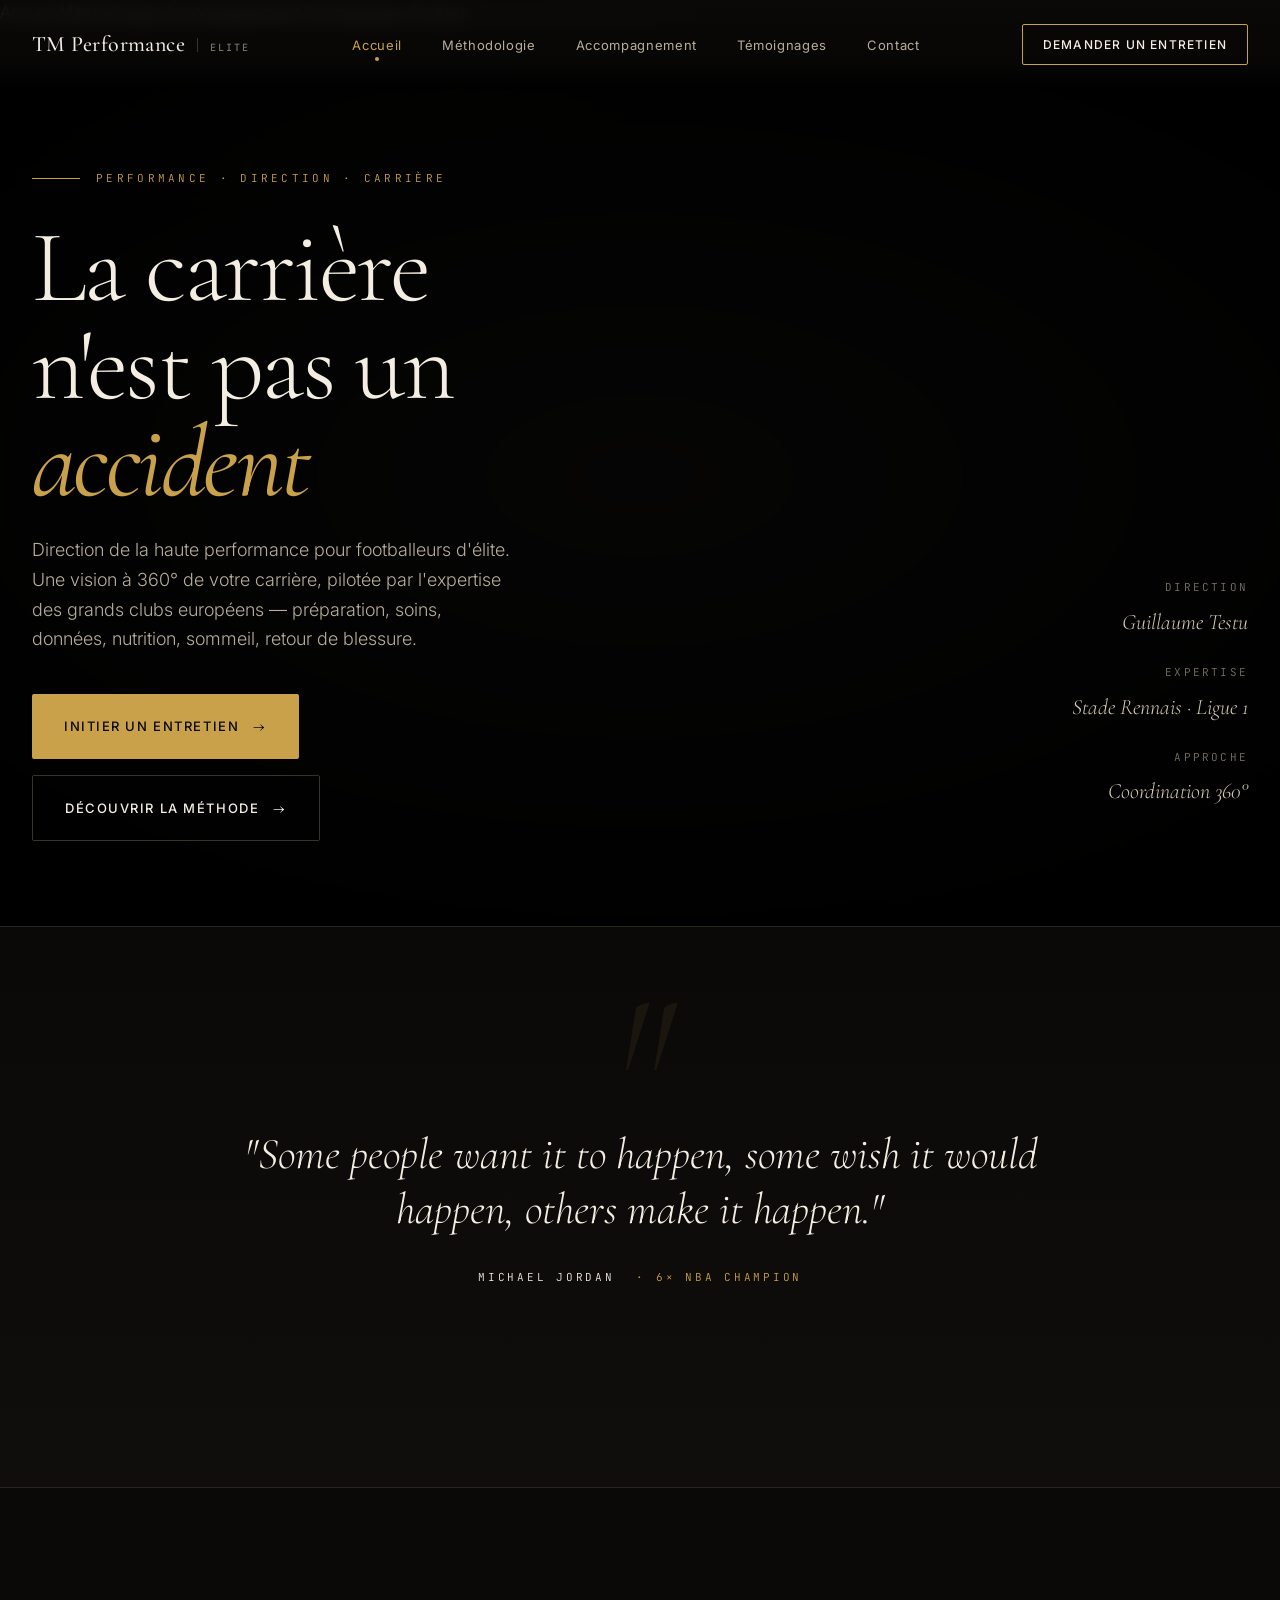
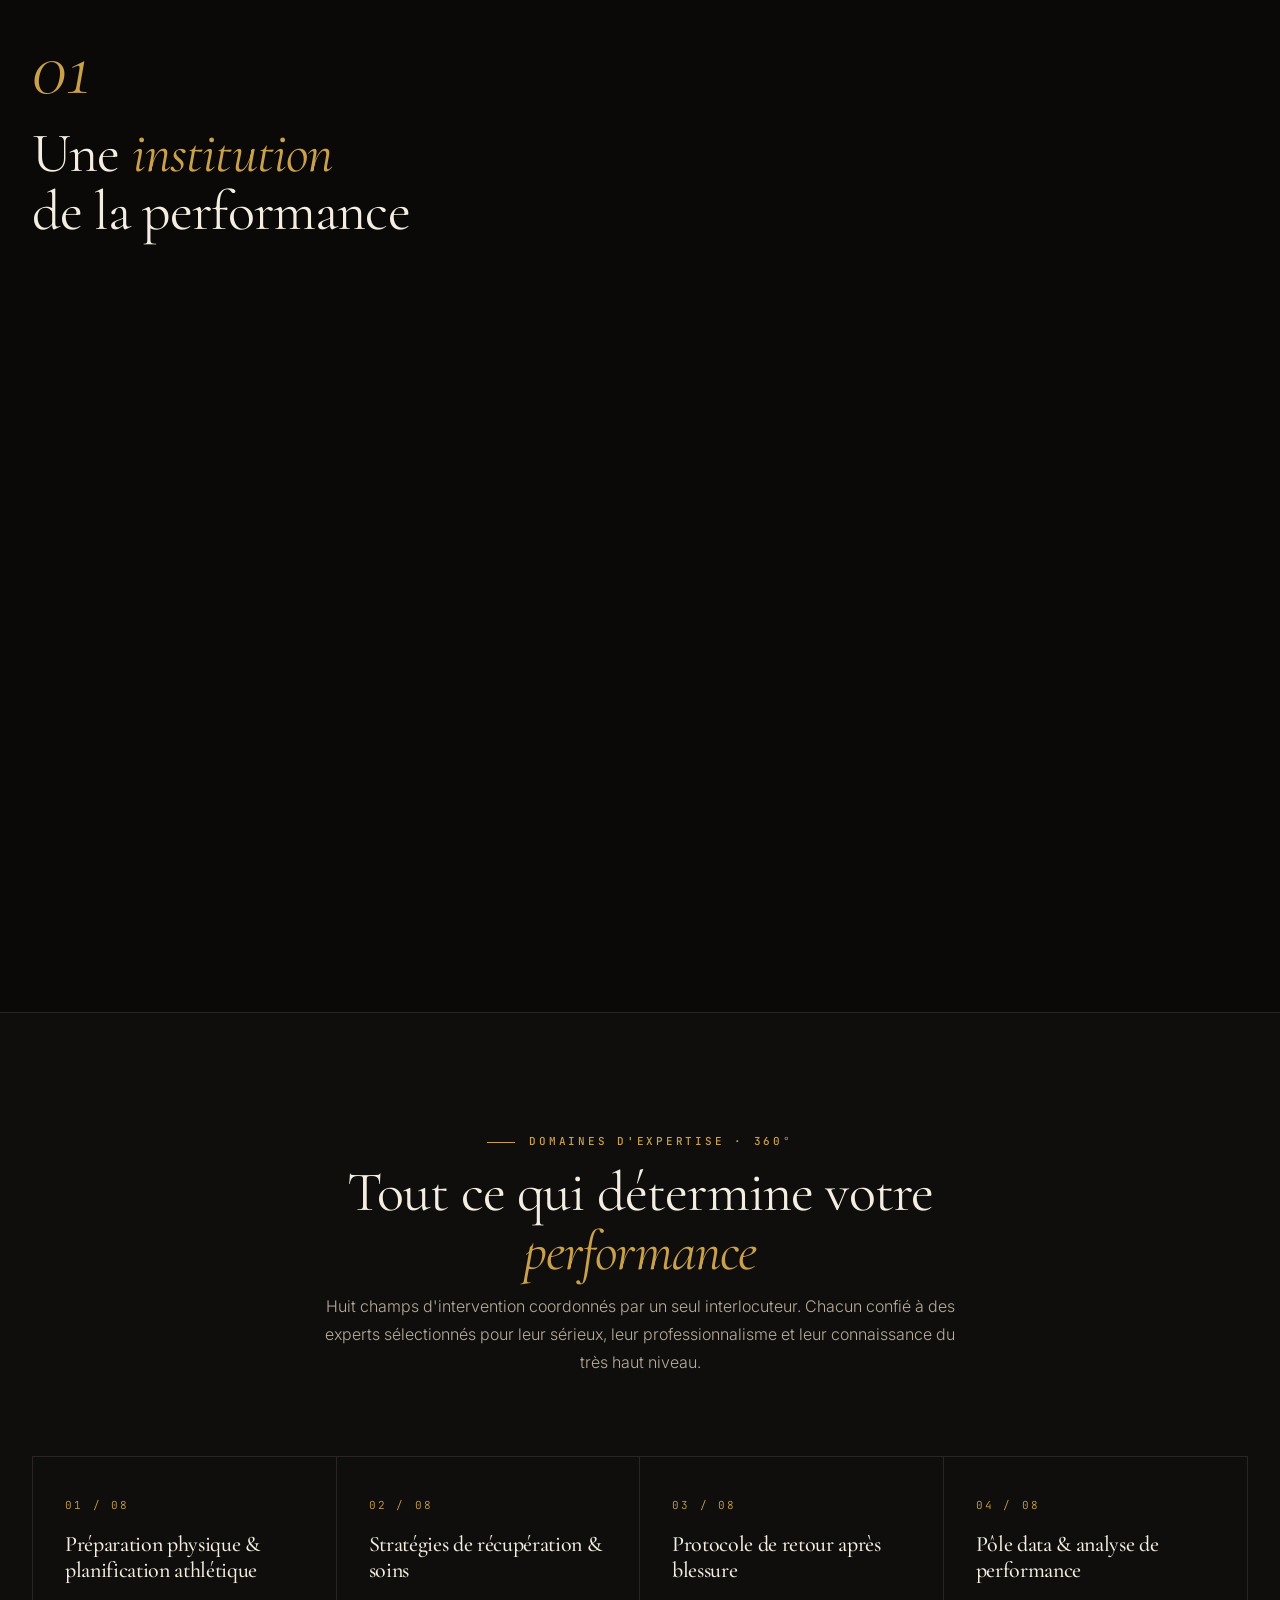
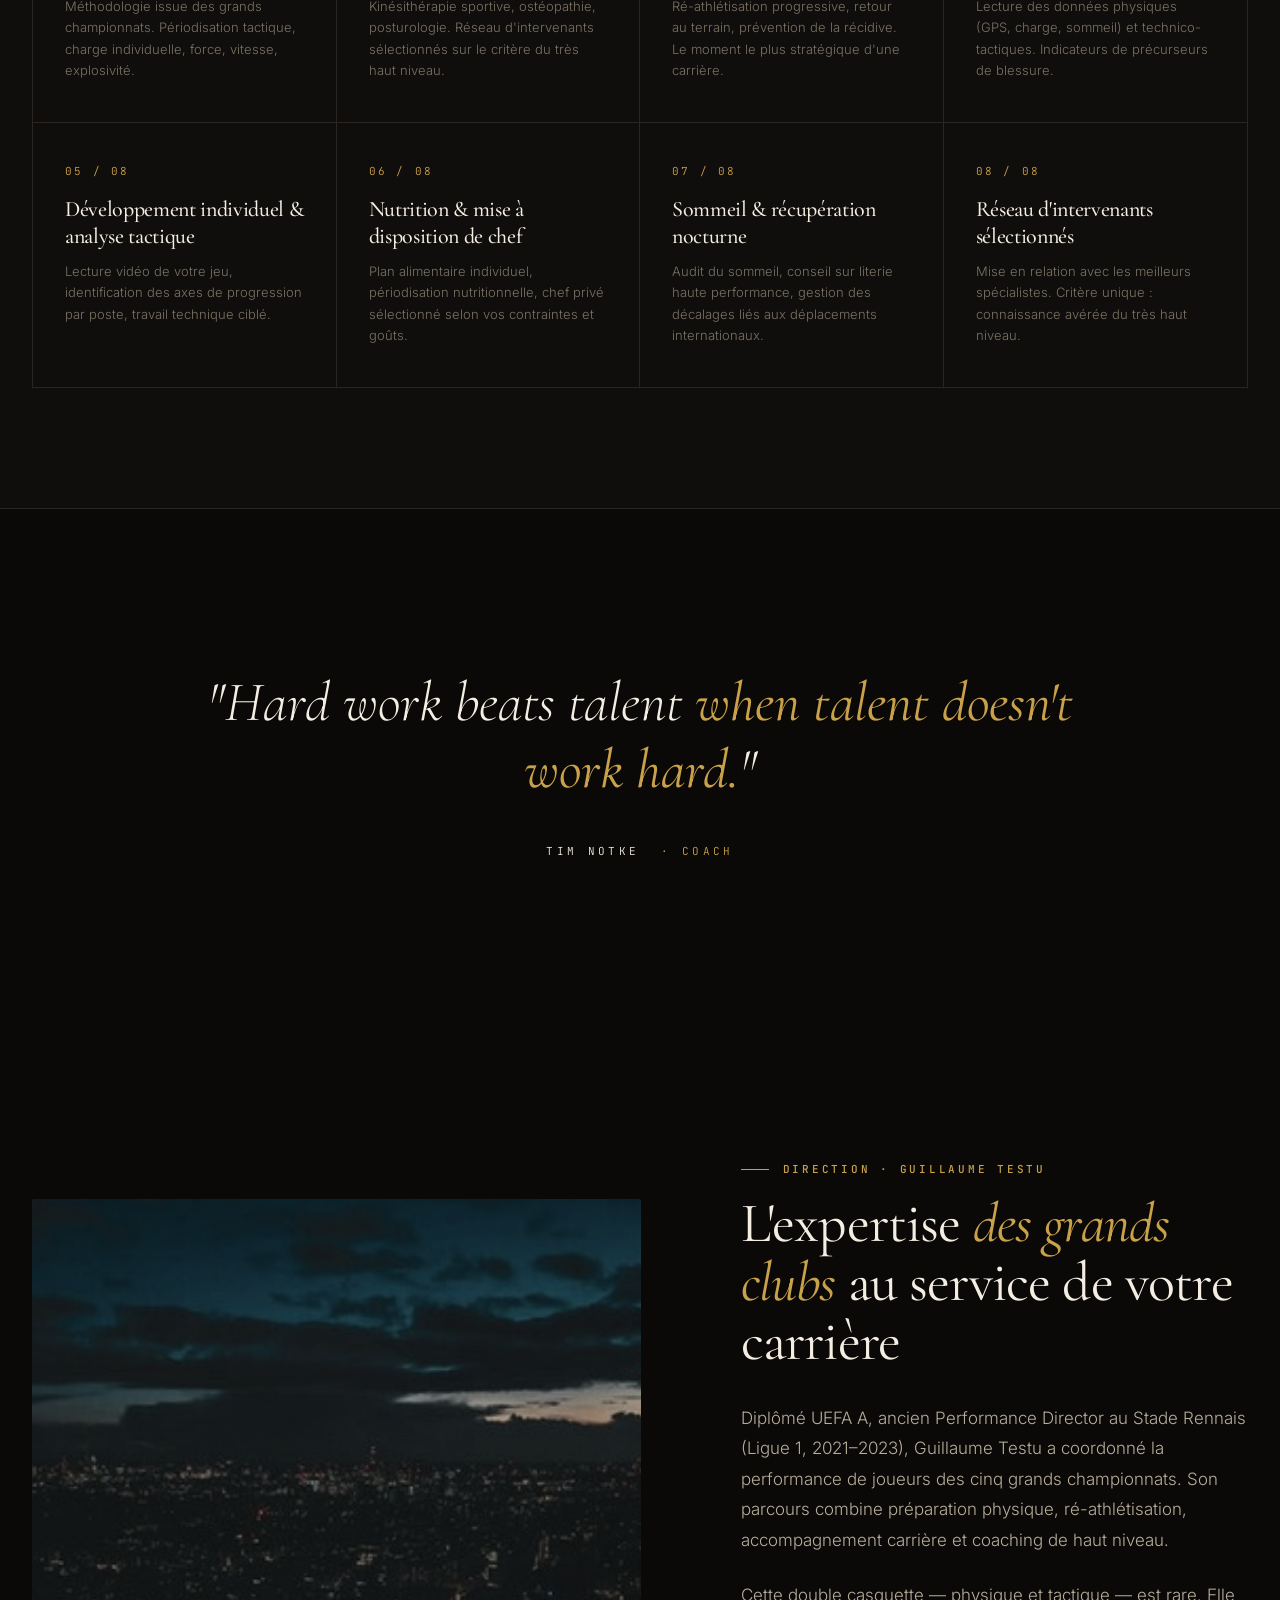
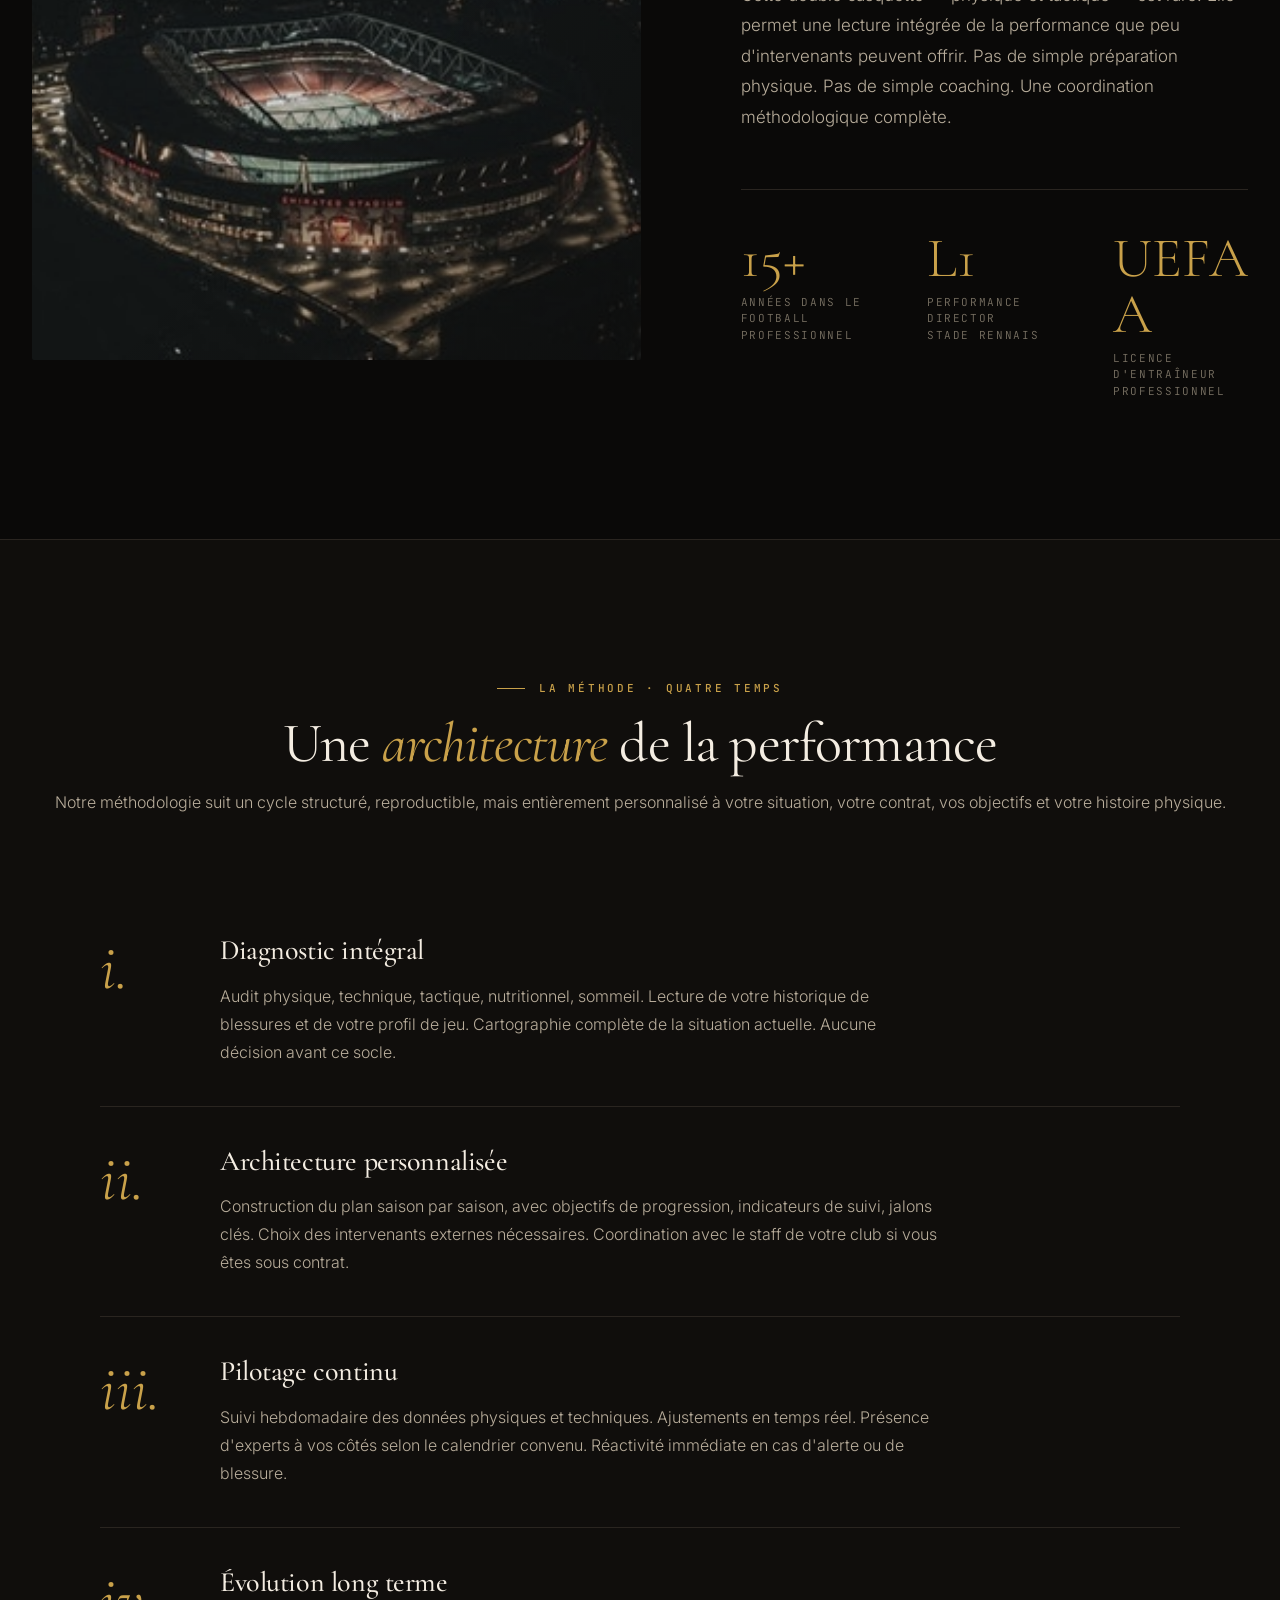
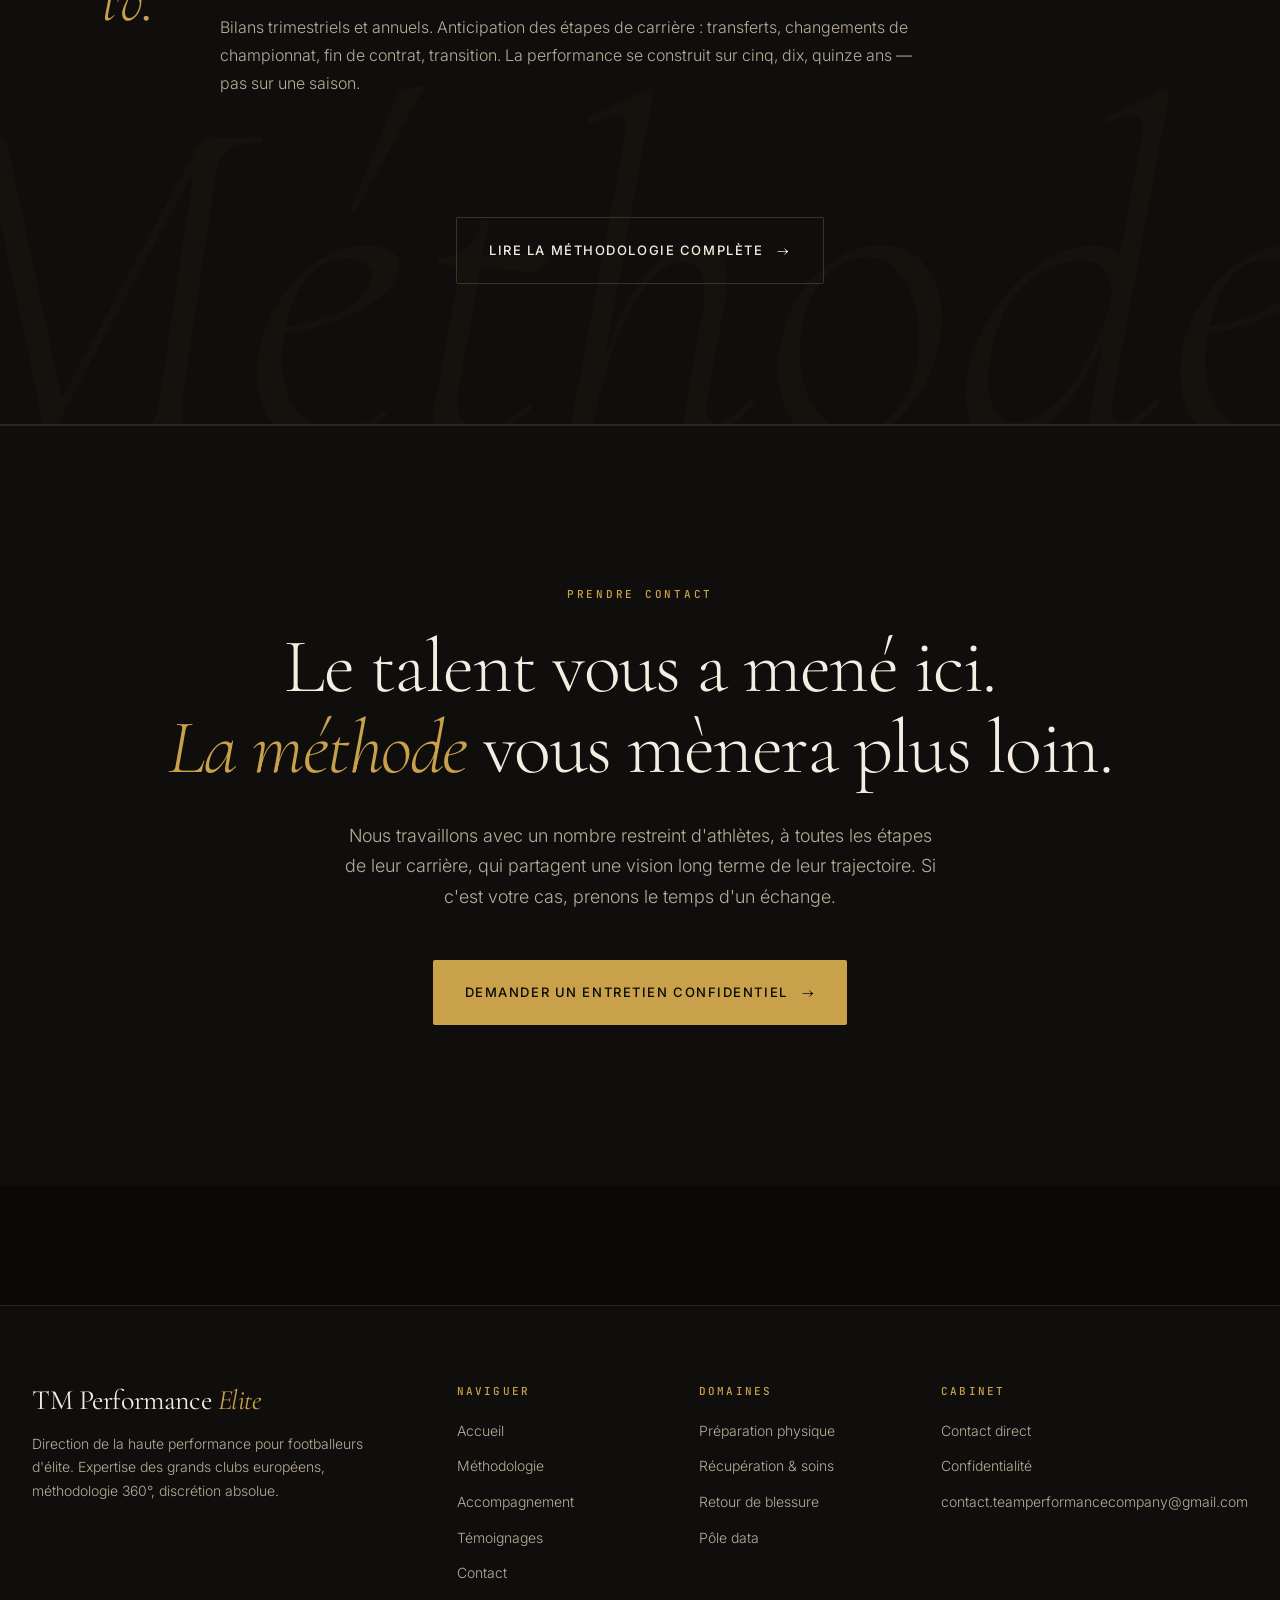
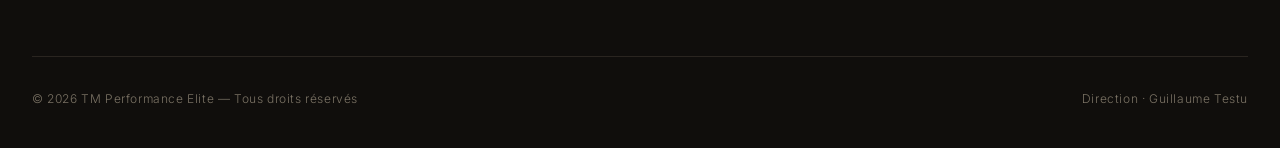
<file: index.html>
<!DOCTYPE html>
<html lang="fr">
<head>
<meta charset="UTF-8">
<meta name="viewport" content="width=device-width, initial-scale=1.0">
<title>TM Performance Elite — Direction de la performance pour footballeurs d'élite</title>
<meta name="description" content="Coordination de haute performance pour footballeurs professionnels. Méthodologie issue des grands clubs européens. Une vision 360° de votre carrière.">
<link rel="stylesheet" href="assets/style.css">
<style>
  /* ============ HERO ============ */
  .hero {
    min-height: 100vh;
    position: relative;
    display: flex;
    align-items: center;
    padding: 140px 0 80px;
    overflow: hidden;
  }

  .hero-bg {
    position: absolute;
    inset: 0;
    z-index: 0;
    overflow: hidden;
  }

  .hero-bg::before {
    content: '';
    position: absolute;
    inset: 0;
    background:
      radial-gradient(ellipse 80% 60% at 50% 50%, rgba(10, 9, 8, 0.4), var(--black) 90%),
      url('https://images.unsplash.com/photo-1551958219-acbc608c6377?w=2400&q=80') center/cover;
    filter: grayscale(100%) contrast(1.1) brightness(0.4);
  }

  .hero-content {
    position: relative;
    z-index: 2;
    max-width: 1280px;
    margin: 0 auto;
    padding: 0 var(--gutter);
    width: 100%;
  }

  .hero-grid {
    display: grid;
    grid-template-columns: 1fr 1fr;
    gap: 80px;
    align-items: end;
  }

  .hero-marker {
    font-family: var(--mono);
    font-size: 11px;
    letter-spacing: 0.3em;
    text-transform: uppercase;
    color: var(--gold);
    margin-bottom: 32px;
    display: flex;
    align-items: center;
    gap: 16px;
  }

  .hero-marker::before {
    content: '';
    width: 48px;
    height: 1px;
    background: var(--gold);
    transform-origin: left;
    animation: line-extend 1.4s 0.2s cubic-bezier(0.4, 0, 0.2, 1) forwards;
    transform: scaleX(0);
  }

  .hero-title {
    font-family: var(--serif);
    font-size: clamp(56px, 8vw, 120px);
    font-weight: 300;
    line-height: 0.95;
    letter-spacing: -0.025em;
    color: var(--text-1);
    margin-bottom: 24px;
  }

  .hero-title .accent {
    font-style: italic;
    color: var(--gold);
    font-weight: 400;
    display: block;
  }

  .hero-subtitle {
    font-family: var(--sans);
    font-size: 18px;
    line-height: 1.65;
    color: var(--text-2);
    max-width: 480px;
    margin-bottom: 40px;
    font-weight: 300;
  }

  .hero-cta {
    display: flex;
    gap: 16px;
    flex-wrap: wrap;
  }

  .hero-meta {
    text-align: right;
    align-self: end;
    padding-bottom: 8px;
  }

  .hero-meta-line {
    font-family: var(--mono);
    font-size: 11px;
    letter-spacing: 0.2em;
    text-transform: uppercase;
    color: var(--text-3);
    margin-bottom: 8px;
  }

  .hero-meta-value {
    font-family: var(--serif);
    font-style: italic;
    font-size: 22px;
    color: var(--bone);
    margin-bottom: 24px;
  }

  @media (max-width: 900px) {
    .hero-grid { grid-template-columns: 1fr; gap: 40px; }
    .hero-meta { text-align: left; }
  }

  /* ============ QUOTE ROTATOR ============ */
  .quote-section {
    padding: 140px 0;
    border-top: 1px solid var(--line);
    border-bottom: 1px solid var(--line);
    background: linear-gradient(180deg, var(--black) 0%, var(--black-2) 100%);
    position: relative;
  }

  .quote-section::before {
    content: '"';
    position: absolute;
    top: 40px;
    left: 50%;
    transform: translateX(-50%);
    font-family: var(--serif);
    font-size: 200px;
    color: var(--gold);
    opacity: 0.08;
    font-style: italic;
    line-height: 1;
  }

  .quote-rotator {
    max-width: 900px;
    margin: 0 auto;
    text-align: center;
    padding: 0 var(--gutter);
    min-height: 280px;
    position: relative;
  }

  .quote-item {
    position: absolute;
    inset: 0;
    opacity: 0;
    transition: opacity 1.5s ease;
    display: flex;
    flex-direction: column;
    justify-content: center;
    align-items: center;
  }

  .quote-item.active { opacity: 1; }

  .quote-text {
    font-family: var(--serif);
    font-size: clamp(28px, 3.5vw, 44px);
    font-weight: 300;
    line-height: 1.25;
    color: var(--text-1);
    margin-bottom: 32px;
    font-style: italic;
    max-width: 800px;
  }

  .quote-author {
    font-family: var(--mono);
    font-size: 11px;
    letter-spacing: 0.25em;
    text-transform: uppercase;
    color: var(--gold);
  }

  .quote-author .name {
    color: var(--text-1);
    margin-right: 12px;
  }

  /* ============ MISSION ============ */
  .mission {
    padding: 140px 0;
  }

  .mission-grid {
    display: grid;
    grid-template-columns: 5fr 7fr;
    gap: 100px;
    align-items: start;
  }

  .mission-label-block {
    position: sticky;
    top: 120px;
  }

  .mission-num {
    font-family: var(--serif);
    font-size: 80px;
    font-weight: 300;
    color: var(--gold);
    font-style: italic;
    line-height: 1;
    margin-bottom: 16px;
  }

  .mission-title {
    font-family: var(--serif);
    font-size: clamp(36px, 4.5vw, 56px);
    font-weight: 400;
    line-height: 1.05;
    letter-spacing: -0.015em;
    margin-bottom: 24px;
  }

  .mission-title .it {
    font-style: italic;
    color: var(--gold);
  }

  .mission-content p {
    font-size: 17px;
    line-height: 1.8;
    color: var(--text-2);
    margin-bottom: 28px;
  }

  .mission-content p:first-child::first-letter {
    font-family: var(--serif);
    font-size: 80px;
    float: left;
    line-height: 0.85;
    padding-right: 12px;
    padding-top: 6px;
    color: var(--gold);
    font-weight: 400;
  }

  .mission-pillars {
    margin-top: 48px;
    border-top: 1px solid var(--line);
    padding-top: 32px;
  }

  .mission-pillar {
    display: flex;
    gap: 24px;
    padding: 20px 0;
    border-bottom: 1px dashed var(--line);
    align-items: baseline;
  }

  .mission-pillar:last-child { border-bottom: none; }

  .pillar-num {
    font-family: var(--mono);
    font-size: 12px;
    color: var(--gold);
    letter-spacing: 0.15em;
    min-width: 30px;
  }

  .pillar-text {
    font-family: var(--serif);
    font-size: 21px;
    color: var(--text-1);
    line-height: 1.4;
    font-weight: 400;
  }

  @media (max-width: 900px) {
    .mission-grid { grid-template-columns: 1fr; gap: 40px; }
    .mission-label-block { position: static; }
  }

  /* ============ EXPERTISE STRIP ============ */
  .expertise {
    padding: 120px 0;
    background: var(--black-2);
    border-top: 1px solid var(--line);
    border-bottom: 1px solid var(--line);
  }

  .expertise-header {
    text-align: center;
    margin-bottom: 80px;
  }

  .expertise-header h2 {
    margin: 12px 0;
    max-width: 800px;
    margin-left: auto;
    margin-right: auto;
  }

  .expertise-header p {
    max-width: 640px;
    margin: 0 auto;
  }

  .expertise-grid {
    display: grid;
    grid-template-columns: repeat(4, 1fr);
    gap: 0;
    border: 1px solid var(--line);
  }

  .expertise-item {
    padding: 40px 32px;
    border-right: 1px solid var(--line);
    border-bottom: 1px solid var(--line);
    transition: background 0.4s ease;
    position: relative;
    overflow: hidden;
  }

  .expertise-item::before {
    content: '';
    position: absolute;
    inset: 0;
    background: linear-gradient(135deg, rgba(201, 161, 74, 0.03), transparent);
    opacity: 0;
    transition: opacity 0.4s;
  }

  .expertise-item:hover { background: rgba(201, 161, 74, 0.04); }
  .expertise-item:hover::before { opacity: 1; }

  .expertise-item:nth-child(4n) { border-right: none; }
  .expertise-item:nth-last-child(-n+4) { border-bottom: none; }

  .expertise-num {
    font-family: var(--mono);
    font-size: 11px;
    color: var(--gold);
    letter-spacing: 0.2em;
    margin-bottom: 16px;
    display: block;
  }

  .expertise-title {
    font-family: var(--serif);
    font-size: 22px;
    font-weight: 500;
    line-height: 1.2;
    color: var(--text-1);
    margin-bottom: 12px;
  }

  .expertise-desc {
    font-size: 13px;
    line-height: 1.65;
    color: var(--text-3);
  }

  @media (max-width: 900px) {
    .expertise-grid { grid-template-columns: repeat(2, 1fr); }
    .expertise-item:nth-child(4n) { border-right: 1px solid var(--line); }
    .expertise-item:nth-child(2n) { border-right: none; }
    .expertise-item:nth-last-child(-n+4) { border-bottom: 1px solid var(--line); }
    .expertise-item:nth-last-child(-n+2) { border-bottom: none; }
  }

  @media (max-width: 600px) {
    .expertise-grid { grid-template-columns: 1fr; }
    .expertise-item { border-right: none !important; }
    .expertise-item:not(:last-child) { border-bottom: 1px solid var(--line); }
  }

  /* ============ CREDENTIALS ============ */
  .credentials {
    padding: 140px 0;
  }

  .credentials-grid {
    display: grid;
    grid-template-columns: 6fr 5fr;
    gap: 100px;
    align-items: center;
  }

  .credentials-image {
    position: relative;
    aspect-ratio: 4/5;
    overflow: hidden;
    border-radius: var(--radius);
  }

  .credentials-image img {
    width: 100%;
    height: 100%;
    object-fit: cover;
    filter: grayscale(50%) contrast(1.05);
  }

  .credentials-image::after {
    content: '';
    position: absolute;
    inset: 0;
    background: linear-gradient(135deg, transparent 60%, rgba(10, 9, 8, 0.5));
  }

  .credentials-image-frame {
    position: absolute;
    inset: -16px;
    border: 1px solid var(--gold);
    z-index: -1;
    transform: translate(20px, 20px);
  }

  .credentials-content h2 {
    margin: 16px 0 32px;
  }

  .credentials-content p {
    margin-bottom: 24px;
    font-size: 17px;
    line-height: 1.8;
  }

  .credentials-stat {
    display: flex;
    gap: 60px;
    margin-top: 56px;
    padding-top: 40px;
    border-top: 1px solid var(--line);
  }

  .stat-item {
    flex: 1;
  }

  .stat-num {
    font-family: var(--serif);
    font-size: 56px;
    font-weight: 300;
    color: var(--gold);
    line-height: 1;
    margin-bottom: 8px;
  }

  .stat-label {
    font-family: var(--mono);
    font-size: 11px;
    text-transform: uppercase;
    letter-spacing: 0.15em;
    color: var(--text-3);
    line-height: 1.5;
  }

  @media (max-width: 900px) {
    .credentials-grid { grid-template-columns: 1fr; gap: 60px; }
    .credentials-stat { gap: 30px; }
    .stat-num { font-size: 42px; }
  }

  /* ============ APPROACH PREVIEW ============ */
  .approach {
    padding: 140px 0;
    background: var(--black-2);
    border-top: 1px solid var(--line);
    border-bottom: 1px solid var(--line);
    position: relative;
    overflow: hidden;
  }

  .approach-watermark {
    position: absolute;
    bottom: -100px;
    right: -50px;
    font-family: var(--serif);
    font-size: 480px;
    font-weight: 300;
    font-style: italic;
    color: var(--gold);
    opacity: 0.025;
    line-height: 1;
    pointer-events: none;
  }

  .approach-header {
    text-align: center;
    margin-bottom: 80px;
    position: relative;
    z-index: 2;
  }

  .approach-header h2 {
    margin: 16px auto;
    max-width: 800px;
  }

  .approach-steps {
    max-width: 1080px;
    margin: 0 auto;
    position: relative;
    z-index: 2;
  }

  .approach-step {
    display: grid;
    grid-template-columns: 80px 1fr;
    gap: 40px;
    padding: 40px 0;
    border-bottom: 1px solid var(--line);
    align-items: start;
  }

  .approach-step:last-child { border-bottom: none; }

  .step-num {
    font-family: var(--serif);
    font-size: 64px;
    font-weight: 300;
    color: var(--gold);
    font-style: italic;
    line-height: 1;
  }

  .step-content h3 {
    font-family: var(--serif);
    font-size: 28px;
    font-weight: 500;
    margin-bottom: 16px;
    color: var(--text-1);
  }

  .step-content p {
    color: var(--text-2);
    font-size: 16px;
    line-height: 1.75;
    max-width: 720px;
  }

  .approach-cta {
    text-align: center;
    margin-top: 80px;
    position: relative;
    z-index: 2;
  }

  @media (max-width: 700px) {
    .approach-step { grid-template-columns: 1fr; gap: 16px; }
  }

  /* ============ SECOND QUOTE ============ */
  .feature-quote {
    padding: 160px 0;
    text-align: center;
    background: var(--black);
  }

  .feature-quote-text {
    font-family: var(--serif);
    font-size: clamp(32px, 5vw, 56px);
    font-weight: 300;
    font-style: italic;
    line-height: 1.2;
    color: var(--text-1);
    max-width: 1000px;
    margin: 0 auto 40px;
    padding: 0 var(--gutter);
  }

  .feature-quote-text .em {
    color: var(--gold);
    font-weight: 400;
  }

  .feature-quote-author {
    font-family: var(--mono);
    font-size: 11px;
    letter-spacing: 0.3em;
    text-transform: uppercase;
    color: var(--gold);
  }

  .feature-quote-author .name {
    color: var(--text-1);
    margin-right: 12px;
  }

  /* ============ FINAL CTA ============ */
  .final-cta {
    padding: 160px 0;
    text-align: center;
    position: relative;
    overflow: hidden;
    background: var(--black-2);
    border-top: 1px solid var(--line);
  }

  .final-cta-eyebrow {
    margin-bottom: 24px;
  }

  .final-cta h2 {
    font-family: var(--serif);
    font-size: clamp(40px, 6vw, 80px);
    font-weight: 300;
    line-height: 1.05;
    letter-spacing: -0.02em;
    margin-bottom: 32px;
    max-width: 1000px;
    margin-left: auto;
    margin-right: auto;
  }

  .final-cta h2 .it {
    font-style: italic;
    color: var(--gold);
  }

  .final-cta p {
    font-size: 18px;
    line-height: 1.7;
    max-width: 600px;
    margin: 0 auto 48px;
    color: var(--text-2);
  }

</style>
</head>
<body>

<!-- ============ NAVIGATION ============ -->
<nav class="nav">
  <div class="nav-inner">
    <a href="index.html" class="brand">
      TM Performance
      <span class="brand-divider"></span>
      <span class="brand-tag">Elite</span>
    </a>
    <ul class="nav-links">
      <li><a href="index.html" class="active">Accueil</a></li>
      <li><a href="methodologie.html">Méthodologie</a></li>
      <li><a href="services.html">Accompagnement</a></li>
          <li><a href="temoignages.html">Témoignages</a></li>
          <li><a href="contact.html">Contact</a></li>
    </ul>
    <a href="contact.html" class="nav-cta">Demander un entretien</a>
    <button class="nav-toggle" aria-label="Menu">☰</button>
  </div>
</nav>

<div class="nav-mobile">
  <a href="index.html">Accueil</a>
  <a href="methodologie.html">Méthodologie</a>
  <a href="services.html">Accompagnement</a>
  <a href="temoignages.html">Témoignages</a>
  <a href="contact.html">Contact</a>
</div>

<!-- ============ HERO ============ -->
<section class="hero">
  <div class="hero-bg"></div>
  <div class="hero-content">
    <div class="hero-grid">
      <div>
        <div class="hero-marker reveal">Performance · Direction · Carrière</div>
        <h1 class="hero-title reveal delay-1">
          La carrière n'est pas un<br>
          <span class="accent">accident</span>
        </h1>
        <p class="hero-subtitle reveal delay-2">
          Direction de la haute performance pour footballeurs d'élite. Une vision à 360° de votre carrière, pilotée par l'expertise des grands clubs européens — préparation, soins, données, nutrition, sommeil, retour de blessure.
        </p>
        <div class="hero-cta reveal delay-3">
          <a href="contact.html" class="btn btn-primary">Initier un entretien</a>
          <a href="methodologie.html" class="btn btn-ghost">Découvrir la méthode</a>
        </div>
      </div>
      <div class="hero-meta">
        <div class="reveal delay-4">
          <div class="hero-meta-line">Direction</div>
          <div class="hero-meta-value">Guillaume Testu</div>
        </div>
        <div class="reveal delay-5">
          <div class="hero-meta-line">Expertise</div>
          <div class="hero-meta-value italic">Stade Rennais · Ligue 1</div>
        </div>
        <div class="reveal delay-6">
          <div class="hero-meta-line">Approche</div>
          <div class="hero-meta-value italic">Coordination 360°</div>
        </div>
      </div>
    </div>
  </div>
</section>

<!-- ============ QUOTE ROTATOR ============ -->
<section class="quote-section">
  <div class="quote-rotator">
    <div class="quote-item active">
      <div class="quote-text">"Some people want it to happen, some wish it would happen, others make it happen."</div>
      <div class="quote-author"><span class="name">Michael Jordan</span> · 6× NBA Champion</div>
    </div>
    <div class="quote-item">
      <div class="quote-text">"The most important thing is to try and inspire people so that they can be great in whatever they want to do."</div>
      <div class="quote-author"><span class="name">Kobe Bryant</span> · 5× NBA Champion</div>
    </div>
    <div class="quote-item">
      <div class="quote-text">"I've missed more than 9,000 shots. I've lost almost 300 games. I've failed over and over and over again. And that is why I succeed."</div>
      <div class="quote-author"><span class="name">Michael Jordan</span> · Hall of Fame</div>
    </div>
    <div class="quote-item">
      <div class="quote-text">"Today I will do what others won't, so tomorrow I can accomplish what others can't."</div>
      <div class="quote-author"><span class="name">Jerry Rice</span> · 3× Super Bowl Champion</div>
    </div>
    <div class="quote-item">
      <div class="quote-text">"You have to fight to reach your dream. You have to sacrifice and work hard for it."</div>
      <div class="quote-author"><span class="name">Lionel Messi</span> · 8× Ballon d'Or</div>
    </div>
  </div>
</section>

<!-- ============ MISSION ============ -->
<section class="mission">
  <div class="container">
    <div class="mission-grid">
      <div class="mission-label-block scroll-reveal">
        <div class="mission-num">01</div>
        <h2 class="mission-title">Une <span class="it">institution</span><br>de la performance</h2>
      </div>
      <div class="mission-content scroll-reveal">
        <p>
          La carrière d'un athlète d'élite ne se construit pas par à-coups. Elle se compose, saison après saison, de décisions précises sur le corps, l'esprit, le travail technique, le sommeil, l'alimentation, la récupération. Chacune de ces décisions, prise isolément, est déjà une affaire d'experts. Coordonnées entre elles, elles deviennent une trajectoire.
        </p>
        <p>
          TM Performance Elite est née d'un constat : même les joueurs les plus talentueux des cinq grands championnats avancent souvent sans direction performance globale. Leur club apporte un cadre collectif. Leur agent gère le contractuel. Mais qui pilote, en continu, l'ensemble des décisions individuelles qui déterminent la longévité, la résistance aux blessures et la régularité de très haut niveau ?
        </p>
        <p>
          Cette direction, nous la prenons. Avec la rigueur héritée des grands clubs européens. Avec la discrétion d'une institution qui travaille pour l'athlète, et seulement pour lui.
        </p>

        <div class="mission-pillars">
          <div class="mission-pillar">
            <div class="pillar-num">01.</div>
            <div class="pillar-text">Vision long terme — saison par saison, étape par étape</div>
          </div>
          <div class="mission-pillar">
            <div class="pillar-num">02.</div>
            <div class="pillar-text">Coordination multidisciplinaire — un seul interlocuteur, tous les experts</div>
          </div>
          <div class="mission-pillar">
            <div class="pillar-num">03.</div>
            <div class="pillar-text">Compatibilité club — nous travaillons en complément, jamais contre</div>
          </div>
          <div class="mission-pillar">
            <div class="pillar-num">04.</div>
            <div class="pillar-text">Discrétion absolue — votre carrière reste votre affaire</div>
          </div>
        </div>
      </div>
    </div>
  </div>
</section>

<!-- ============ EXPERTISE GRID ============ -->
<section class="expertise">
  <div class="container">
    <div class="expertise-header scroll-reveal">
      <div class="eyebrow center">Domaines d'expertise · 360°</div>
      <h2>Tout ce qui détermine votre <span class="italic gold">performance</span></h2>
      <p>Huit champs d'intervention coordonnés par un seul interlocuteur. Chacun confié à des experts sélectionnés pour leur sérieux, leur professionnalisme et leur connaissance du très haut niveau.</p>
    </div>

    <div class="expertise-grid">
      <div class="expertise-item scroll-reveal">
        <span class="expertise-num">01 / 08</span>
        <h3 class="expertise-title">Préparation physique &amp; planification athlétique</h3>
        <p class="expertise-desc">Méthodologie issue des grands championnats. Périodisation tactique, charge individuelle, force, vitesse, explosivité.</p>
      </div>
      <div class="expertise-item scroll-reveal">
        <span class="expertise-num">02 / 08</span>
        <h3 class="expertise-title">Stratégies de récupération &amp; soins</h3>
        <p class="expertise-desc">Kinésithérapie sportive, ostéopathie, posturologie. Réseau d'intervenants sélectionnés sur le critère du très haut niveau.</p>
      </div>
      <div class="expertise-item scroll-reveal">
        <span class="expertise-num">03 / 08</span>
        <h3 class="expertise-title">Protocole de retour après blessure</h3>
        <p class="expertise-desc">Ré-athlétisation progressive, retour au terrain, prévention de la récidive. Le moment le plus stratégique d'une carrière.</p>
      </div>
      <div class="expertise-item scroll-reveal">
        <span class="expertise-num">04 / 08</span>
        <h3 class="expertise-title">Pôle data &amp; analyse de performance</h3>
        <p class="expertise-desc">Lecture des données physiques (GPS, charge, sommeil) et technico-tactiques. Indicateurs de précurseurs de blessure.</p>
      </div>
      <div class="expertise-item scroll-reveal">
        <span class="expertise-num">05 / 08</span>
        <h3 class="expertise-title">Développement individuel &amp; analyse tactique</h3>
        <p class="expertise-desc">Lecture vidéo de votre jeu, identification des axes de progression par poste, travail technique ciblé.</p>
      </div>
      <div class="expertise-item scroll-reveal">
        <span class="expertise-num">06 / 08</span>
        <h3 class="expertise-title">Nutrition &amp; mise à disposition de chef</h3>
        <p class="expertise-desc">Plan alimentaire individuel, périodisation nutritionnelle, chef privé sélectionné selon vos contraintes et goûts.</p>
      </div>
      <div class="expertise-item scroll-reveal">
        <span class="expertise-num">07 / 08</span>
        <h3 class="expertise-title">Sommeil &amp; récupération nocturne</h3>
        <p class="expertise-desc">Audit du sommeil, conseil sur literie haute performance, gestion des décalages liés aux déplacements internationaux.</p>
      </div>
      <div class="expertise-item scroll-reveal">
        <span class="expertise-num">08 / 08</span>
        <h3 class="expertise-title">Réseau d'intervenants sélectionnés</h3>
        <p class="expertise-desc">Mise en relation avec les meilleurs spécialistes. Critère unique : connaissance avérée du très haut niveau.</p>
      </div>
    </div>
  </div>
</section>

<!-- ============ FEATURE QUOTE ============ -->
<section class="feature-quote">
  <div class="container">
    <p class="feature-quote-text scroll-reveal">
      "Hard work beats talent <span class="em">when talent doesn't work hard.</span>"
    </p>
    <div class="feature-quote-author scroll-reveal">
      <span class="name">Tim Notke</span> · Coach
    </div>
  </div>
</section>

<!-- ============ CREDENTIALS ============ -->
<section class="credentials">
  <div class="container">
    <div class="credentials-grid">
      <div class="credentials-image scroll-reveal">
        <img src="assets/images/credentials-stadium.jpg" alt="Direction performance">
        <div class="credentials-image-frame"></div>
      </div>
      <div class="credentials-content scroll-reveal">
        <div class="eyebrow">Direction · Guillaume Testu</div>
        <h2>L'expertise <span class="italic gold">des grands clubs</span> au service de votre carrière</h2>
        <p>
          Diplômé UEFA A, ancien Performance Director au Stade Rennais (Ligue 1, 2021–2023), Guillaume Testu a coordonné la performance de joueurs des cinq grands championnats. Son parcours combine préparation physique, ré-athlétisation, accompagnement carrière et coaching de haut niveau.
        </p>
        <p>
          Cette double casquette — physique et tactique — est rare. Elle permet une lecture intégrée de la performance que peu d'intervenants peuvent offrir. Pas de simple préparation physique. Pas de simple coaching. Une coordination méthodologique complète.
        </p>
        <div class="credentials-stat">
          <div class="stat-item">
            <div class="stat-num">15+</div>
            <div class="stat-label">Années dans le<br>football professionnel</div>
          </div>
          <div class="stat-item">
            <div class="stat-num">L1</div>
            <div class="stat-label">Performance Director<br>Stade Rennais</div>
          </div>
          <div class="stat-item">
            <div class="stat-num">UEFA A</div>
            <div class="stat-label">Licence d'entraîneur<br>professionnel</div>
          </div>
        </div>
      </div>
    </div>
  </div>
</section>

<!-- ============ APPROACH PREVIEW ============ -->
<section class="approach">
  <div class="approach-watermark">Méthode</div>
  <div class="container">
    <div class="approach-header scroll-reveal">
      <div class="eyebrow center">La méthode · Quatre temps</div>
      <h2>Une <span class="italic gold">architecture</span> de la performance</h2>
      <p>Notre méthodologie suit un cycle structuré, reproductible, mais entièrement personnalisé à votre situation, votre contrat, vos objectifs et votre histoire physique.</p>
    </div>

    <div class="approach-steps">
      <div class="approach-step scroll-reveal">
        <div class="step-num">i.</div>
        <div class="step-content">
          <h3>Diagnostic intégral</h3>
          <p>Audit physique, technique, tactique, nutritionnel, sommeil. Lecture de votre historique de blessures et de votre profil de jeu. Cartographie complète de la situation actuelle. Aucune décision avant ce socle.</p>
        </div>
      </div>
      <div class="approach-step scroll-reveal">
        <div class="step-num">ii.</div>
        <div class="step-content">
          <h3>Architecture personnalisée</h3>
          <p>Construction du plan saison par saison, avec objectifs de progression, indicateurs de suivi, jalons clés. Choix des intervenants externes nécessaires. Coordination avec le staff de votre club si vous êtes sous contrat.</p>
        </div>
      </div>
      <div class="approach-step scroll-reveal">
        <div class="step-num">iii.</div>
        <div class="step-content">
          <h3>Pilotage continu</h3>
          <p>Suivi hebdomadaire des données physiques et techniques. Ajustements en temps réel. Présence d'experts à vos côtés selon le calendrier convenu. Réactivité immédiate en cas d'alerte ou de blessure.</p>
        </div>
      </div>
      <div class="approach-step scroll-reveal">
        <div class="step-num">iv.</div>
        <div class="step-content">
          <h3>Évolution long terme</h3>
          <p>Bilans trimestriels et annuels. Anticipation des étapes de carrière : transferts, changements de championnat, fin de contrat, transition. La performance se construit sur cinq, dix, quinze ans — pas sur une saison.</p>
        </div>
      </div>
    </div>

    <div class="approach-cta scroll-reveal">
      <a href="methodologie.html" class="btn btn-ghost">Lire la méthodologie complète</a>
    </div>
  </div>
</section>

<!-- ============ FINAL CTA ============ -->
<section class="final-cta">
  <div class="container">
    <div class="final-cta-eyebrow scroll-reveal">
      <div class="eyebrow center no-line">Prendre contact</div>
    </div>
    <h2 class="scroll-reveal">
      Le talent vous a mené ici.<br>
      <span class="it">La méthode</span> vous mènera plus loin.
    </h2>
    <p class="scroll-reveal">
      Nous travaillons avec un nombre restreint d'athlètes, à toutes les étapes de leur carrière, qui partagent une vision long terme de leur trajectoire. Si c'est votre cas, prenons le temps d'un échange.
    </p>
    <div class="scroll-reveal">
      <a href="contact.html" class="btn btn-primary">Demander un entretien confidentiel</a>
    </div>
  </div>
</section>

<!-- ============ FOOTER ============ -->
<footer class="footer">
  <div class="footer-inner">
    <div class="footer-grid">
      <div class="footer-brand">
        <h3>TM Performance <span class="italic gold">Elite</span></h3>
        <p>Direction de la haute performance pour footballeurs d'élite. Expertise des grands clubs européens, méthodologie 360°, discrétion absolue.</p>
      </div>
      <div class="footer-col">
        <h4>Naviguer</h4>
        <ul>
          <li><a href="index.html">Accueil</a></li>
          <li><a href="methodologie.html">Méthodologie</a></li>
          <li><a href="services.html">Accompagnement</a></li>
          <li><a href="temoignages.html">Témoignages</a></li>
          <li><a href="contact.html">Contact</a></li>
        </ul>
      </div>
      <div class="footer-col">
        <h4>Domaines</h4>
        <ul>
          <li><a href="services.html">Préparation physique</a></li>
          <li><a href="services.html">Récupération &amp; soins</a></li>
          <li><a href="services.html">Retour de blessure</a></li>
          <li><a href="services.html">Pôle data</a></li>
        </ul>
      </div>
      <div class="footer-col">
        <h4>Cabinet</h4>
        <ul>
          <li><a href="contact.html">Contact direct</a></li>
          <li><a href="contact.html">Confidentialité</a></li>
          <li><a href="mailto:contact.teamperformancecompany@gmail.com">contact.teamperformancecompany@gmail.com</a></li>
        </ul>
      </div>
    </div>
    <div class="footer-base">
      <div>© 2026 TM Performance Elite — Tous droits réservés</div>
      <div>Direction · Guillaume Testu</div>
    </div>
  </div>
</footer>

<script src="assets/script.js"></script>
</body>
</html>
</file>
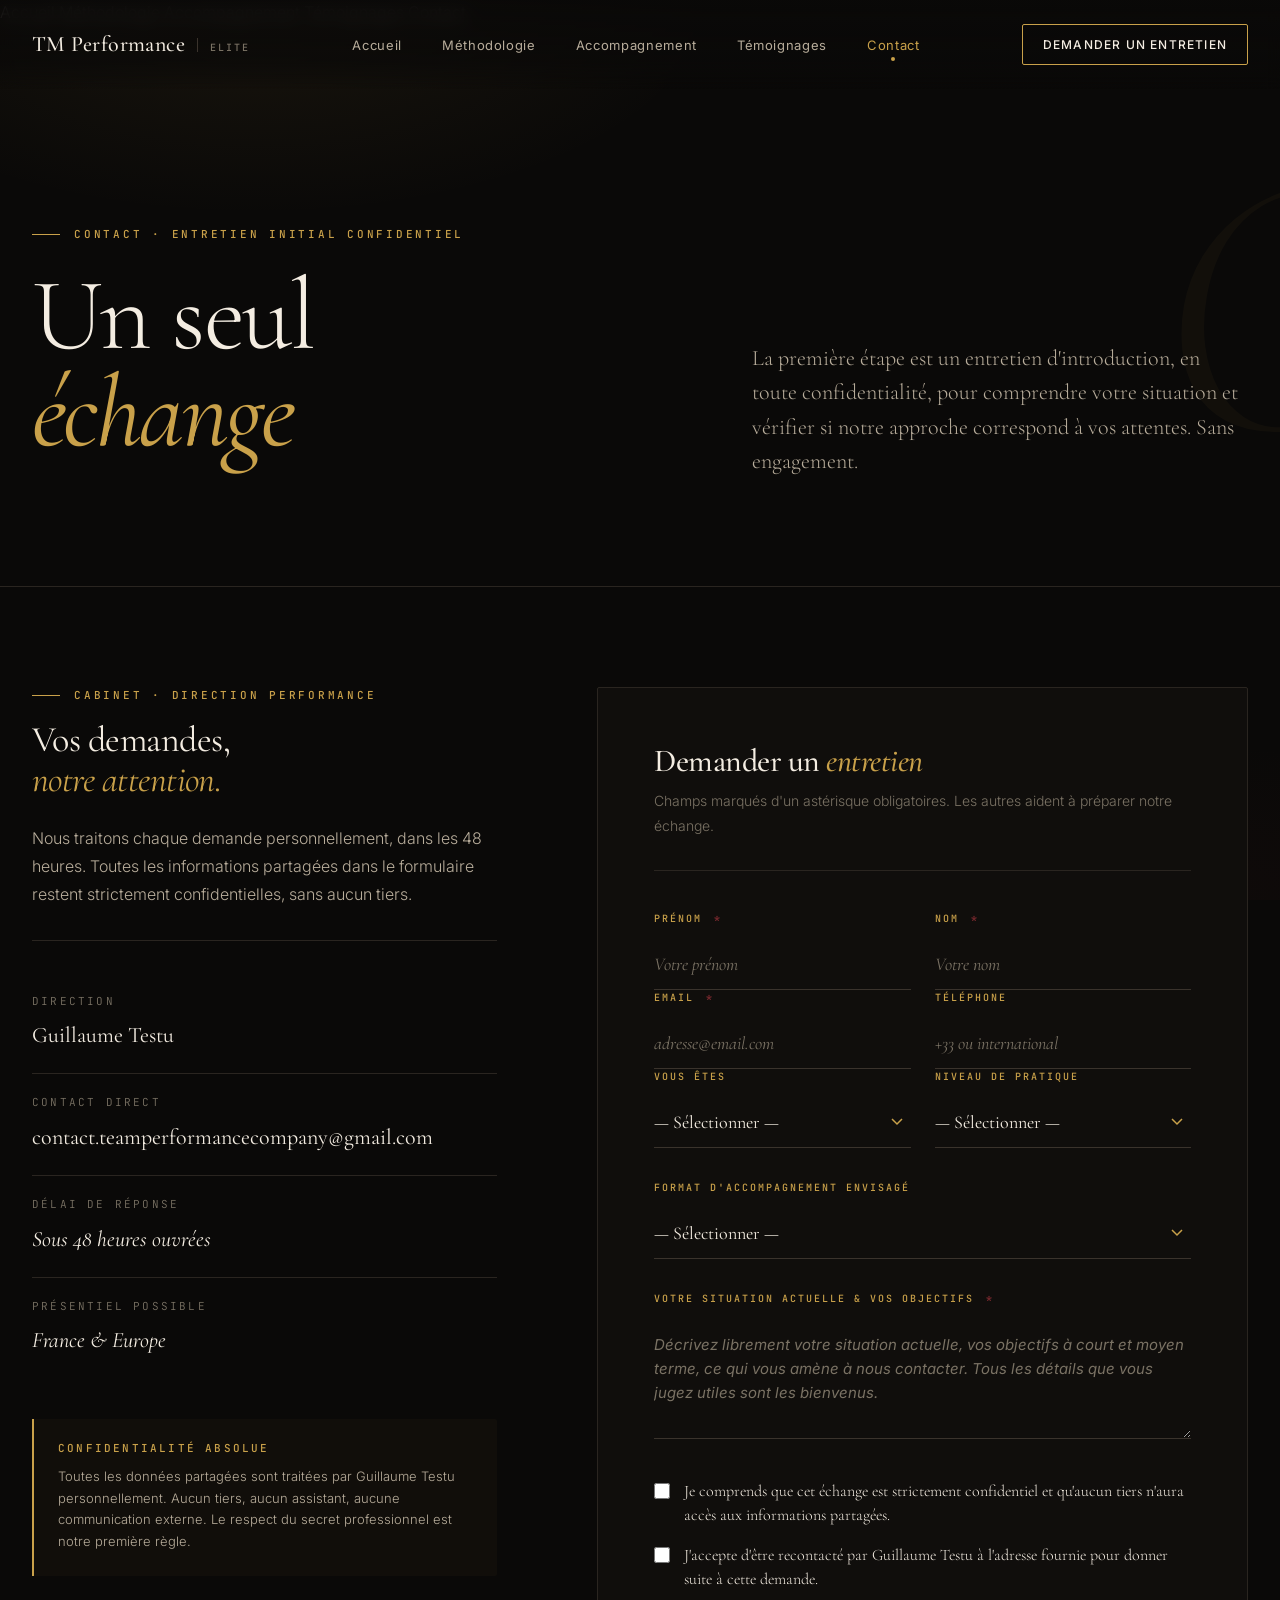
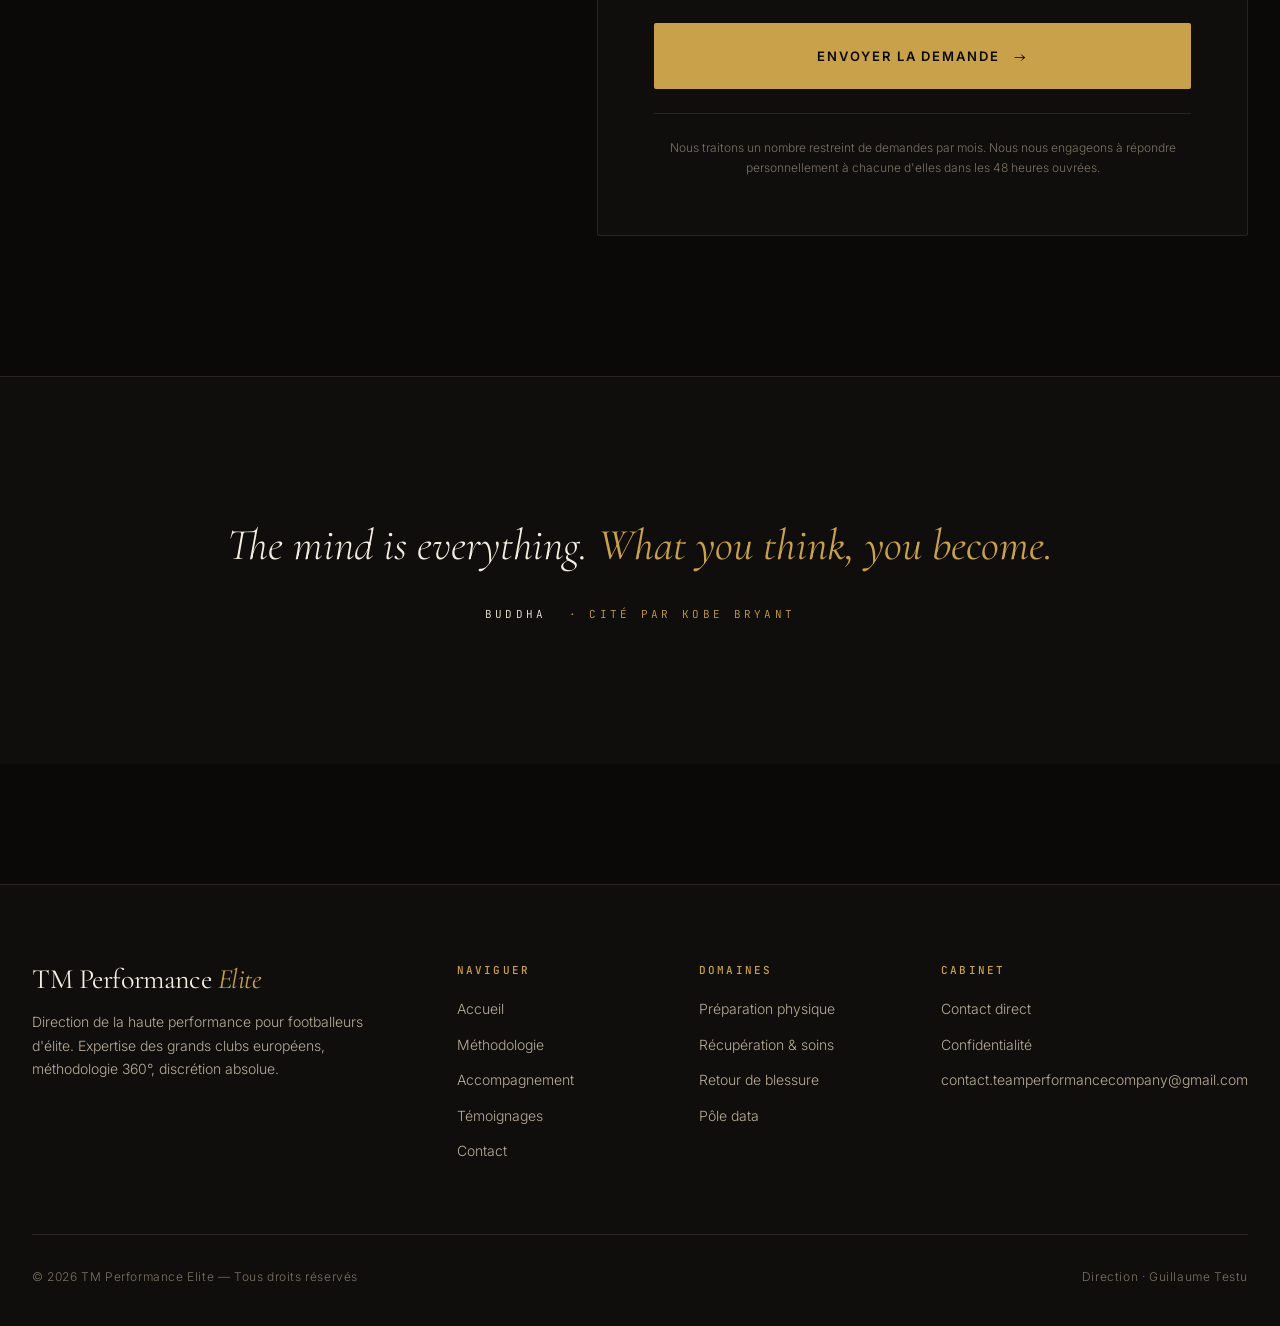
<file: contact.html>
<!DOCTYPE html>
<html lang="fr">
<head>
<meta charset="UTF-8">
<meta name="viewport" content="width=device-width, initial-scale=1.0">
<title>Contact — TM Performance Elite</title>
<meta name="description" content="Demander un entretien confidentiel avec TM Performance Elite. Direction de la haute performance pour footballeurs d'élite.">
<link rel="stylesheet" href="assets/style.css">
<style>
  /* PAGE HEADER */
  .page-header {
    padding: 200px 0 100px;
    border-bottom: 1px solid var(--line);
    position: relative;
    overflow: hidden;
  }

  .page-header-watermark {
    position: absolute;
    top: 50%;
    right: -100px;
    transform: translateY(-50%);
    font-family: var(--serif);
    font-size: 380px;
    font-weight: 300;
    font-style: italic;
    color: var(--gold);
    opacity: 0.04;
    line-height: 1;
    pointer-events: none;
  }

  .page-header-grid {
    display: grid;
    grid-template-columns: 5fr 4fr;
    gap: 100px;
    align-items: end;
    position: relative;
    z-index: 2;
  }

  .page-header-title {
    font-family: var(--serif);
    font-size: clamp(56px, 8vw, 120px);
    font-weight: 300;
    line-height: 0.95;
    letter-spacing: -0.025em;
    margin: 24px 0;
  }

  .page-header-title .it {
    font-style: italic;
    color: var(--gold);
    font-weight: 400;
  }

  .page-header-intro {
    font-family: var(--serif);
    font-size: 22px;
    line-height: 1.55;
    color: var(--text-2);
    font-weight: 300;
    padding-bottom: 8px;
  }

  @media (max-width: 900px) {
    .page-header-grid { grid-template-columns: 1fr; gap: 40px; }
  }

  /* CONTACT MAIN */
  .contact-main {
    padding: 100px 0 140px;
  }

  .contact-grid {
    display: grid;
    grid-template-columns: 5fr 7fr;
    gap: 100px;
    align-items: start;
  }

  /* LEFT - INFO */
  .contact-info {
    position: sticky;
    top: 120px;
  }

  .contact-info-title {
    font-family: var(--serif);
    font-size: 36px;
    font-weight: 400;
    line-height: 1.1;
    margin: 16px 0 24px;
  }

  .contact-info-title .it {
    font-style: italic;
    color: var(--gold);
  }

  .contact-info > p {
    font-size: 16px;
    line-height: 1.75;
    color: var(--text-2);
    margin-bottom: 32px;
  }

  .contact-list {
    list-style: none;
    border-top: 1px solid var(--line);
    padding-top: 32px;
    margin-top: 32px;
  }

  .contact-list li {
    padding: 20px 0;
    border-bottom: 1px solid var(--line);
  }

  .contact-list li:last-child { border-bottom: none; }

  .contact-list-label {
    font-family: var(--mono);
    font-size: 11px;
    text-transform: uppercase;
    letter-spacing: 0.2em;
    color: var(--text-3);
    margin-bottom: 8px;
  }

  .contact-list-value {
    font-family: var(--serif);
    font-size: 22px;
    color: var(--text-1);
    font-weight: 400;
  }

  .contact-list-value a:hover { color: var(--gold); }

  .privacy-note {
    margin-top: 40px;
    padding: 24px;
    border-left: 2px solid var(--gold);
    background: rgba(201, 161, 74, 0.04);
    border-radius: 0 var(--radius) var(--radius) 0;
  }

  .privacy-note h4 {
    font-family: var(--mono);
    font-size: 11px;
    letter-spacing: 0.2em;
    text-transform: uppercase;
    color: var(--gold);
    margin-bottom: 12px;
  }

  .privacy-note p {
    font-size: 13px;
    line-height: 1.65;
    color: var(--text-2);
  }

  /* RIGHT - FORM */
  .contact-form {
    background: var(--black-2);
    border: 1px solid var(--line);
    padding: 56px;
    border-radius: var(--radius);
  }

  .form-header h2 {
    font-family: var(--serif);
    font-size: 32px;
    font-weight: 500;
    margin-bottom: 12px;
    color: var(--text-1);
  }

  .form-header h2 .it { font-style: italic; color: var(--gold); }

  .form-header p {
    font-size: 14px;
    color: var(--text-3);
    margin-bottom: 40px;
    padding-bottom: 32px;
    border-bottom: 1px solid var(--line);
  }

  .form-group {
    margin-bottom: 32px;
  }

  .form-row {
    display: grid;
    grid-template-columns: 1fr 1fr;
    gap: 24px;
  }

  .form-row > .form-group {
    margin-bottom: 0;
  }

  .form-row + .form-group { margin-top: 32px; }

  .form-label {
    font-family: var(--mono);
    font-size: 10px;
    text-transform: uppercase;
    letter-spacing: 0.2em;
    color: var(--gold);
    margin-bottom: 12px;
    display: block;
    font-weight: 500;
  }

  .form-required {
    color: var(--burgundy-soft);
    margin-left: 4px;
  }

  .form-input,
  .form-select,
  .form-textarea {
    width: 100%;
    background: transparent;
    border: none;
    border-bottom: 1px solid var(--line-2);
    padding: 14px 0;
    color: var(--text-1);
    font-family: var(--serif);
    font-size: 18px;
    font-weight: 400;
    transition: border-color 0.3s;
    outline: none;
  }

  .form-input:focus,
  .form-select:focus,
  .form-textarea:focus {
    border-bottom-color: var(--gold);
  }

  .form-input::placeholder,
  .form-textarea::placeholder {
    color: var(--text-3);
    font-style: italic;
  }

  .form-textarea {
    resize: vertical;
    min-height: 120px;
    font-family: var(--sans);
    font-size: 15px;
    line-height: 1.6;
  }

  .form-select {
    cursor: pointer;
    background-image: url("data:image/svg+xml,%3Csvg xmlns='http://www.w3.org/2000/svg' viewBox='0 0 12 8' fill='none'%3E%3Cpath d='M1 1l5 5 5-5' stroke='%23c9a14a' stroke-width='1.5'/%3E%3C/svg%3E");
    background-repeat: no-repeat;
    background-position: right 8px center;
    background-size: 12px;
    appearance: none;
    -webkit-appearance: none;
    padding-right: 28px;
  }

  .form-select option {
    background: var(--black-2);
    color: var(--text-1);
    font-family: var(--sans);
  }

  .form-checkbox-group {
    display: flex;
    flex-direction: column;
    gap: 16px;
    margin-top: 16px;
  }

  .form-checkbox {
    display: flex;
    gap: 14px;
    align-items: flex-start;
    cursor: pointer;
  }

  .form-checkbox input {
    width: 16px;
    height: 16px;
    accent-color: var(--gold);
    margin-top: 4px;
    cursor: pointer;
    flex-shrink: 0;
  }

  .form-checkbox-label {
    font-family: var(--serif);
    font-size: 16px;
    color: var(--text-1);
    line-height: 1.5;
  }

  .form-submit {
    width: 100%;
    padding: 22px;
    background: var(--gold);
    color: var(--black);
    border: none;
    font-family: var(--sans);
    font-size: 13px;
    font-weight: 600;
    letter-spacing: 0.15em;
    text-transform: uppercase;
    cursor: pointer;
    transition: all 0.3s;
    border-radius: var(--radius);
    margin-top: 24px;
    display: flex;
    align-items: center;
    justify-content: center;
    gap: 14px;
  }

  .form-submit:hover {
    background: var(--gold-bright);
    transform: translateY(-1px);
    box-shadow: 0 12px 30px rgba(201, 161, 74, 0.3);
  }

  .form-submit::after {
    content: '→';
    font-family: var(--serif);
    font-size: 18px;
    transition: transform 0.3s;
  }

  .form-submit:hover::after { transform: translateX(4px); }

  .form-footer-note {
    margin-top: 24px;
    padding-top: 24px;
    border-top: 1px solid var(--line);
    font-size: 12px;
    color: var(--text-3);
    line-height: 1.7;
    text-align: center;
  }

  .form-success {
    display: none;
    text-align: center;
    padding: 60px 40px;
  }

  .form-success.show { display: block; }
  .form-success.show + .form-content { display: none; }

  .form-success-icon {
    font-family: var(--serif);
    font-size: 80px;
    color: var(--gold);
    font-style: italic;
    line-height: 1;
    margin-bottom: 24px;
  }

  .form-success h3 {
    font-family: var(--serif);
    font-size: 32px;
    font-weight: 400;
    margin-bottom: 16px;
  }

  .form-success p {
    color: var(--text-2);
    line-height: 1.7;
    max-width: 400px;
    margin: 0 auto;
  }

  @media (max-width: 900px) {
    .contact-grid { grid-template-columns: 1fr; gap: 60px; }
    .contact-info { position: static; }
    .contact-form { padding: 32px 24px; }
    .form-row { grid-template-columns: 1fr; gap: 0; }
    .form-row > .form-group { margin-bottom: 32px; }
    .form-row > .form-group:last-child { margin-bottom: 0; }
  }

  /* CLOSING QUOTE */
  .closing-quote {
    padding: 140px 0;
    text-align: center;
    background: var(--black-2);
    border-top: 1px solid var(--line);
  }

  .closing-quote-text {
    font-family: var(--serif);
    font-size: clamp(28px, 4vw, 44px);
    font-weight: 300;
    line-height: 1.3;
    font-style: italic;
    color: var(--text-1);
    max-width: 900px;
    margin: 0 auto 32px;
    padding: 0 var(--gutter);
  }

  .closing-quote-text .em { color: var(--gold); font-weight: 400; }

  .closing-quote-author {
    font-family: var(--mono);
    font-size: 11px;
    letter-spacing: 0.3em;
    text-transform: uppercase;
    color: var(--gold);
  }

  .closing-quote-author .name {
    color: var(--text-1);
    margin-right: 12px;
  }

</style>
</head>
<body>

<!-- ============ NAVIGATION ============ -->
<nav class="nav">
  <div class="nav-inner">
    <a href="index.html" class="brand">
      TM Performance
      <span class="brand-divider"></span>
      <span class="brand-tag">Elite</span>
    </a>
    <ul class="nav-links">
      <li><a href="index.html">Accueil</a></li>
      <li><a href="methodologie.html">Méthodologie</a></li>
      <li><a href="services.html">Accompagnement</a></li>
      <li><a href="temoignages.html">Témoignages</a></li>
      <li><a href="contact.html" class="active">Contact</a></li>
    </ul>
    <a href="#form" class="nav-cta">Demander un entretien</a>
    <button class="nav-toggle" aria-label="Menu">☰</button>
  </div>
</nav>

<div class="nav-mobile">
  <a href="index.html">Accueil</a>
  <a href="methodologie.html">Méthodologie</a>
  <a href="services.html">Accompagnement</a>
  <a href="temoignages.html">Témoignages</a>
  <a href="contact.html">Contact</a>
</div>

<!-- ============ PAGE HEADER ============ -->
<section class="page-header">
  <div class="page-header-watermark">C</div>
  <div class="container">
    <div class="page-header-grid">
      <div>
        <div class="eyebrow reveal">Contact · Entretien initial confidentiel</div>
        <h1 class="page-header-title reveal delay-1">
          Un seul<br>
          <span class="it">échange</span>
        </h1>
      </div>
      <div class="reveal delay-2">
        <p class="page-header-intro">
          La première étape est un entretien d'introduction, en toute confidentialité, pour comprendre votre situation et vérifier si notre approche correspond à vos attentes. Sans engagement.
        </p>
      </div>
    </div>
  </div>
</section>

<!-- ============ CONTACT MAIN ============ -->
<section class="contact-main">
  <div class="container">
    <div class="contact-grid">

      <!-- LEFT - INFO -->
      <div class="contact-info">
        <div class="eyebrow scroll-reveal">Cabinet · Direction Performance</div>
        <h2 class="contact-info-title scroll-reveal">
          Vos demandes,<br>
          <span class="it">notre attention.</span>
        </h2>
        <p class="scroll-reveal">
          Nous traitons chaque demande personnellement, dans les 48 heures. Toutes les informations partagées dans le formulaire restent strictement confidentielles, sans aucun tiers.
        </p>

        <ul class="contact-list scroll-reveal">
          <li>
            <div class="contact-list-label">Direction</div>
            <div class="contact-list-value">Guillaume Testu</div>
          </li>
          <li>
            <div class="contact-list-label">Contact direct</div>
            <div class="contact-list-value"><a href="mailto:contact.teamperformancecompany@gmail.com">contact.teamperformancecompany@gmail.com</a></div>
          </li>
          <li>
            <div class="contact-list-label">Délai de réponse</div>
            <div class="contact-list-value italic">Sous 48 heures ouvrées</div>
          </li>
          <li>
            <div class="contact-list-label">Présentiel possible</div>
            <div class="contact-list-value italic">France &amp; Europe</div>
          </li>
        </ul>

        <div class="privacy-note scroll-reveal">
          <h4>Confidentialité absolue</h4>
          <p>
            Toutes les données partagées sont traitées par Guillaume Testu personnellement. Aucun tiers, aucun assistant, aucune communication externe. Le respect du secret professionnel est notre première règle.
          </p>
        </div>
      </div>

      <!-- RIGHT - FORM -->
      <div class="contact-form" id="form">
        <div class="form-success" id="formSuccess">
          <div class="form-success-icon">✓</div>
          <h3>Demande reçue</h3>
          <p>Merci pour votre confiance. Guillaume Testu vous répondra personnellement sous 48 heures, à l'adresse que vous avez indiquée.</p>
        </div>

        <div class="form-content scroll-reveal">
          <div class="form-header">
            <h2>Demander un <span class="it">entretien</span></h2>
            <p>Champs marqués d'un astérisque obligatoires. Les autres aident à préparer notre échange.</p>
          </div>

          <form id="contactForm" action="https://formspree.io/f/xwvagynl" method="POST">

            <!-- Hidden fields for Formspree configuration -->
            <input type="hidden" name="_subject" value="Nouvelle demande d'entretien — TM Performance Elite">
            <input type="hidden" name="_language" value="fr">
            <input type="text" name="_gotcha" style="display:none" tabindex="-1" autocomplete="off">

            <div class="form-row">
              <div class="form-group">
                <label class="form-label">Prénom <span class="form-required">*</span></label>
                <input type="text" class="form-input" name="firstname" required placeholder="Votre prénom">
              </div>
              <div class="form-group">
                <label class="form-label">Nom <span class="form-required">*</span></label>
                <input type="text" class="form-input" name="lastname" required placeholder="Votre nom">
              </div>
            </div>

            <div class="form-row">
              <div class="form-group">
                <label class="form-label">Email <span class="form-required">*</span></label>
                <input type="email" class="form-input" name="email" required placeholder="adresse@email.com">
              </div>
              <div class="form-group">
                <label class="form-label">Téléphone</label>
                <input type="tel" class="form-input" name="phone" placeholder="+33 ou international">
              </div>
            </div>

            <div class="form-row">
              <div class="form-group">
                <label class="form-label">Vous êtes</label>
                <select class="form-select" name="role">
                  <option value="">— Sélectionner —</option>
                  <option>Joueur professionnel</option>
                  <option>Représentant / agent</option>
                  <option>Membre de l'entourage</option>
                  <option>Préparateur / kiné / staff</option>
                  <option>Autre</option>
                </select>
              </div>
              <div class="form-group">
                <label class="form-label">Niveau de pratique</label>
                <select class="form-select" name="level">
                  <option value="">— Sélectionner —</option>
                  <option>Top 5 européen</option>
                  <option>Première division européenne</option>
                  <option>Deuxième division</option>
                  <option>Sélection nationale</option>
                  <option>Centre de formation / espoir</option>
                  <option>Autre / non concerné</option>
                </select>
              </div>
            </div>

            <div class="form-group">
              <label class="form-label">Format d'accompagnement envisagé</label>
              <select class="form-select" name="format">
                <option value="">— Sélectionner —</option>
                <option>Direction Remote (suivi à distance)</option>
                <option>Direction Hybrid (suivi + présentiel mensuel)</option>
                <option>Direction Elite (encadrement intégral)</option>
                <option>Intervention ponctuelle / camp</option>
                <option>Je ne sais pas encore — j'aimerais en discuter</option>
              </select>
            </div>

            <div class="form-group">
              <label class="form-label">Votre situation actuelle &amp; vos objectifs <span class="form-required">*</span></label>
              <textarea class="form-textarea" name="message" required placeholder="Décrivez librement votre situation actuelle, vos objectifs à court et moyen terme, ce qui vous amène à nous contacter. Tous les détails que vous jugez utiles sont les bienvenus."></textarea>
            </div>

            <div class="form-group">
              <div class="form-checkbox-group">
                <label class="form-checkbox">
                  <input type="checkbox" name="confidential" required>
                  <span class="form-checkbox-label">Je comprends que cet échange est strictement confidentiel et qu'aucun tiers n'aura accès aux informations partagées.</span>
                </label>
                <label class="form-checkbox">
                  <input type="checkbox" name="consent" required>
                  <span class="form-checkbox-label">J'accepte d'être recontacté par Guillaume Testu à l'adresse fournie pour donner suite à cette demande.</span>
                </label>
              </div>
            </div>

            <button type="submit" class="form-submit">Envoyer la demande</button>

            <p class="form-footer-note">
              Nous traitons un nombre restreint de demandes par mois. Nous nous engageons à répondre personnellement à chacune d'elles dans les 48 heures ouvrées.
            </p>
          </form>
        </div>

      </div>

    </div>
  </div>
</section>

<!-- ============ CLOSING QUOTE ============ -->
<section class="closing-quote">
  <div class="container">
    <p class="closing-quote-text scroll-reveal">
      The mind is everything. <span class="em">What you think, you become.</span>
    </p>
    <div class="closing-quote-author scroll-reveal">
      <span class="name">Buddha</span> · cité par Kobe Bryant
    </div>
  </div>
</section>

<!-- ============ FOOTER ============ -->
<footer class="footer">
  <div class="footer-inner">
    <div class="footer-grid">
      <div class="footer-brand">
        <h3>TM Performance <span class="italic gold">Elite</span></h3>
        <p>Direction de la haute performance pour footballeurs d'élite. Expertise des grands clubs européens, méthodologie 360°, discrétion absolue.</p>
      </div>
      <div class="footer-col">
        <h4>Naviguer</h4>
        <ul>
          <li><a href="index.html">Accueil</a></li>
          <li><a href="methodologie.html">Méthodologie</a></li>
          <li><a href="services.html">Accompagnement</a></li>
          <li><a href="temoignages.html">Témoignages</a></li>
          <li><a href="contact.html">Contact</a></li>
        </ul>
      </div>
      <div class="footer-col">
        <h4>Domaines</h4>
        <ul>
          <li><a href="services.html">Préparation physique</a></li>
          <li><a href="services.html">Récupération &amp; soins</a></li>
          <li><a href="services.html">Retour de blessure</a></li>
          <li><a href="services.html">Pôle data</a></li>
        </ul>
      </div>
      <div class="footer-col">
        <h4>Cabinet</h4>
        <ul>
          <li><a href="contact.html">Contact direct</a></li>
          <li><a href="contact.html">Confidentialité</a></li>
          <li><a href="mailto:contact.teamperformancecompany@gmail.com">contact.teamperformancecompany@gmail.com</a></li>
        </ul>
      </div>
    </div>
    <div class="footer-base">
      <div>© 2026 TM Performance Elite — Tous droits réservés</div>
      <div>Direction · Guillaume Testu</div>
    </div>
  </div>
</footer>

<script src="assets/script.js"></script>
<script>
  // ===== Formspree submission with smooth UX =====
  const form = document.getElementById('contactForm');
  const submitBtn = form.querySelector('.form-submit');
  const successBlock = document.getElementById('formSuccess');
  const formContent = document.querySelector('.form-content');
  const originalBtnText = submitBtn.textContent.trim();

  form.addEventListener('submit', async function(event) {
    event.preventDefault();

    // Disable button and show loading state
    submitBtn.disabled = true;
    submitBtn.textContent = 'Envoi en cours...';
    submitBtn.style.opacity = '0.7';
    submitBtn.style.cursor = 'wait';

    try {
      const formData = new FormData(form);
      const response = await fetch(form.action, {
        method: 'POST',
        body: formData,
        headers: { 'Accept': 'application/json' }
      });

      if (response.ok) {
        // Success: show success block, hide form
        successBlock.classList.add('show');
        formContent.style.display = 'none';
        // Scroll to success message
        successBlock.scrollIntoView({ behavior: 'smooth', block: 'center' });
        form.reset();
      } else {
        const errorData = await response.json();
        throw new Error(errorData.errors ? errorData.errors.map(e => e.message).join(', ') : 'Erreur d\'envoi');
      }
    } catch (error) {
      // Restore button on error
      submitBtn.disabled = false;
      submitBtn.textContent = originalBtnText;
      submitBtn.style.opacity = '';
      submitBtn.style.cursor = '';
      alert('Une erreur est survenue lors de l\'envoi de votre demande. Merci de réessayer ou de nous contacter directement par email à contact.teamperformancecompany@gmail.com');
      console.error('Form error:', error);
    }
  });
</script>
</body>
</html>
</file>
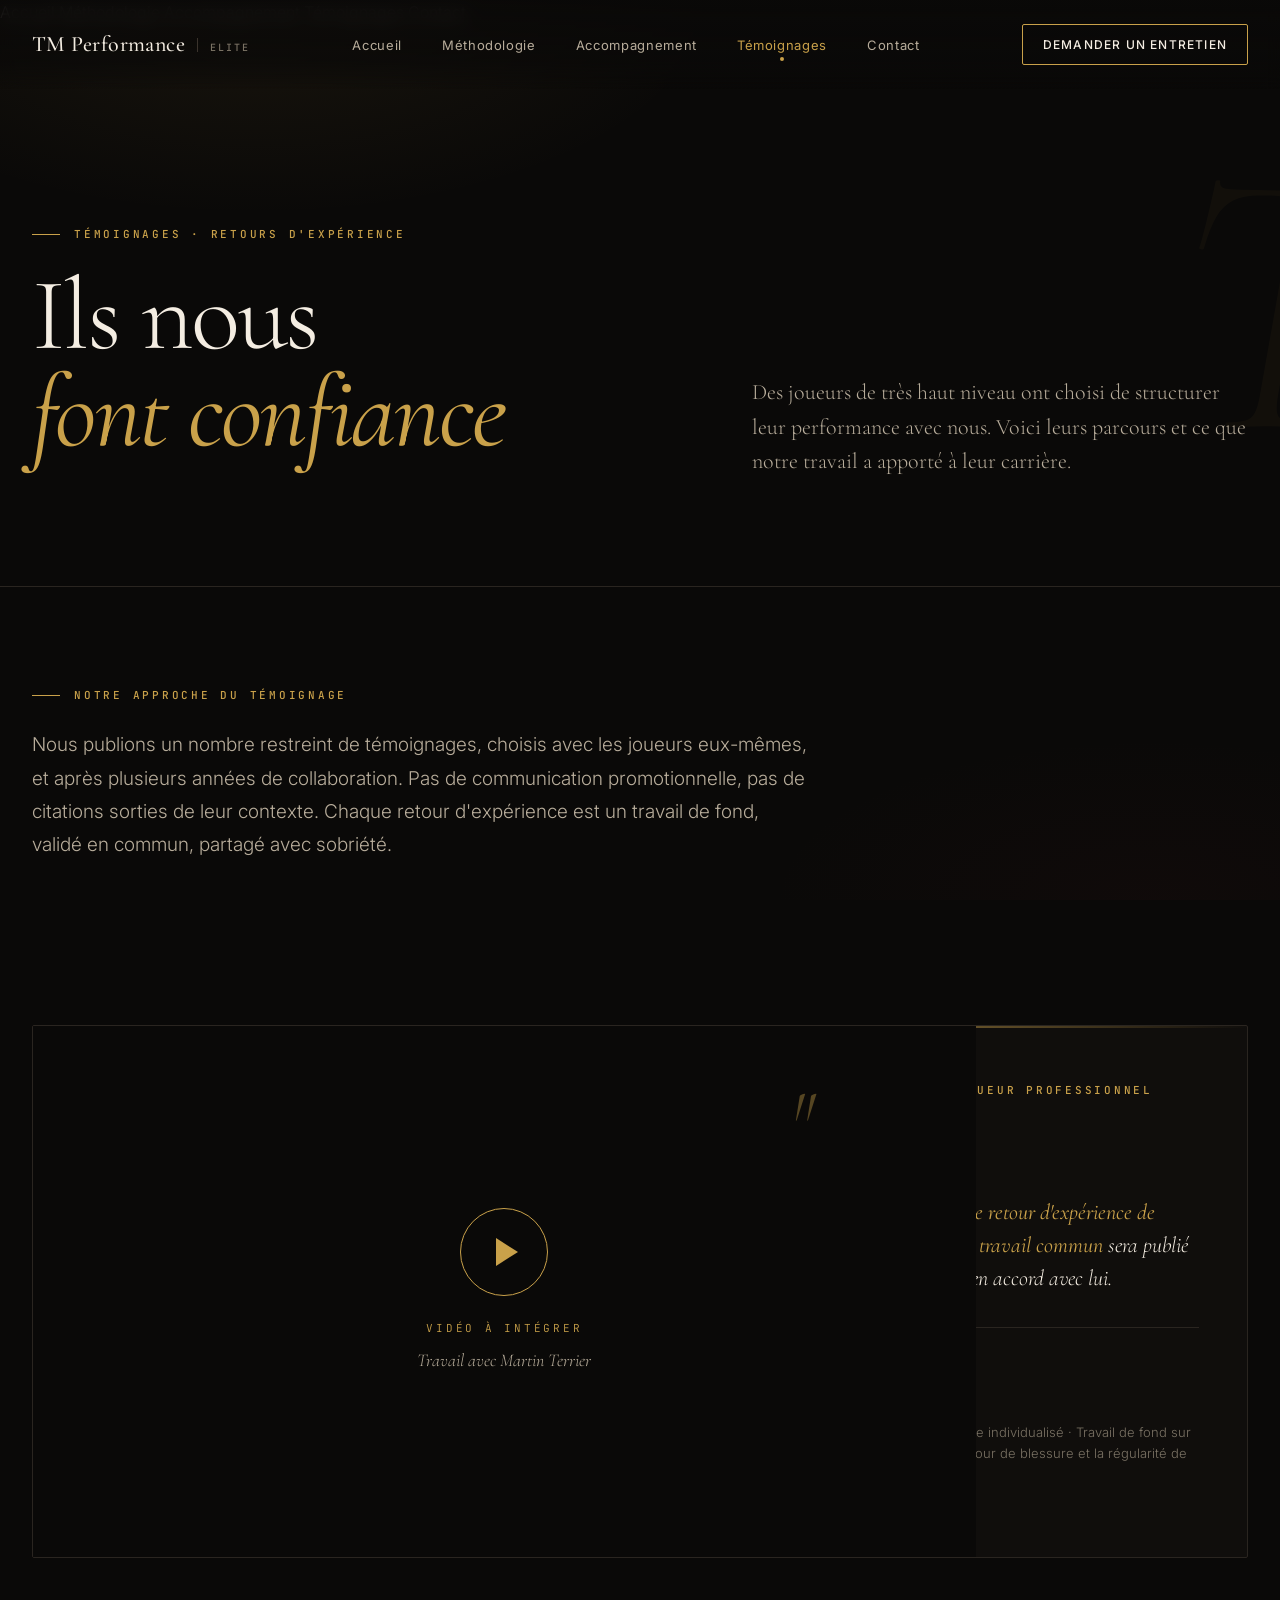
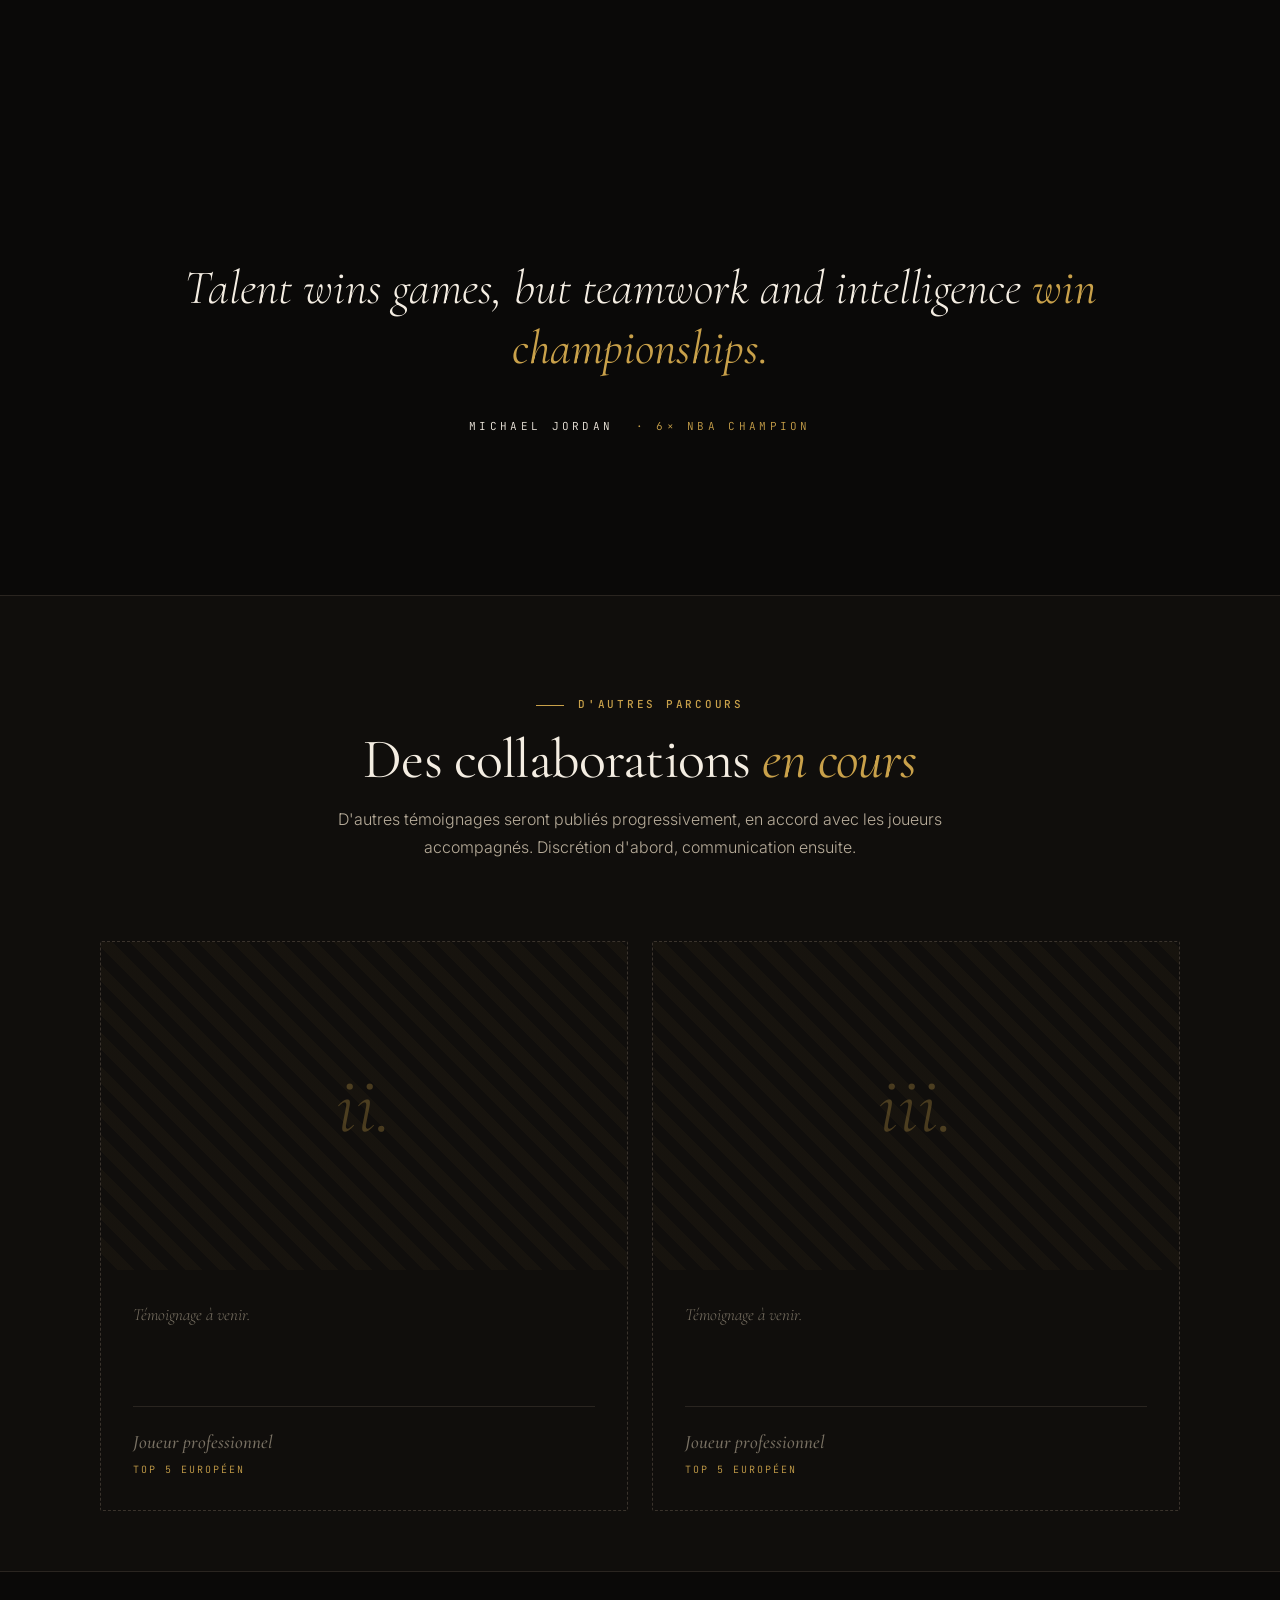
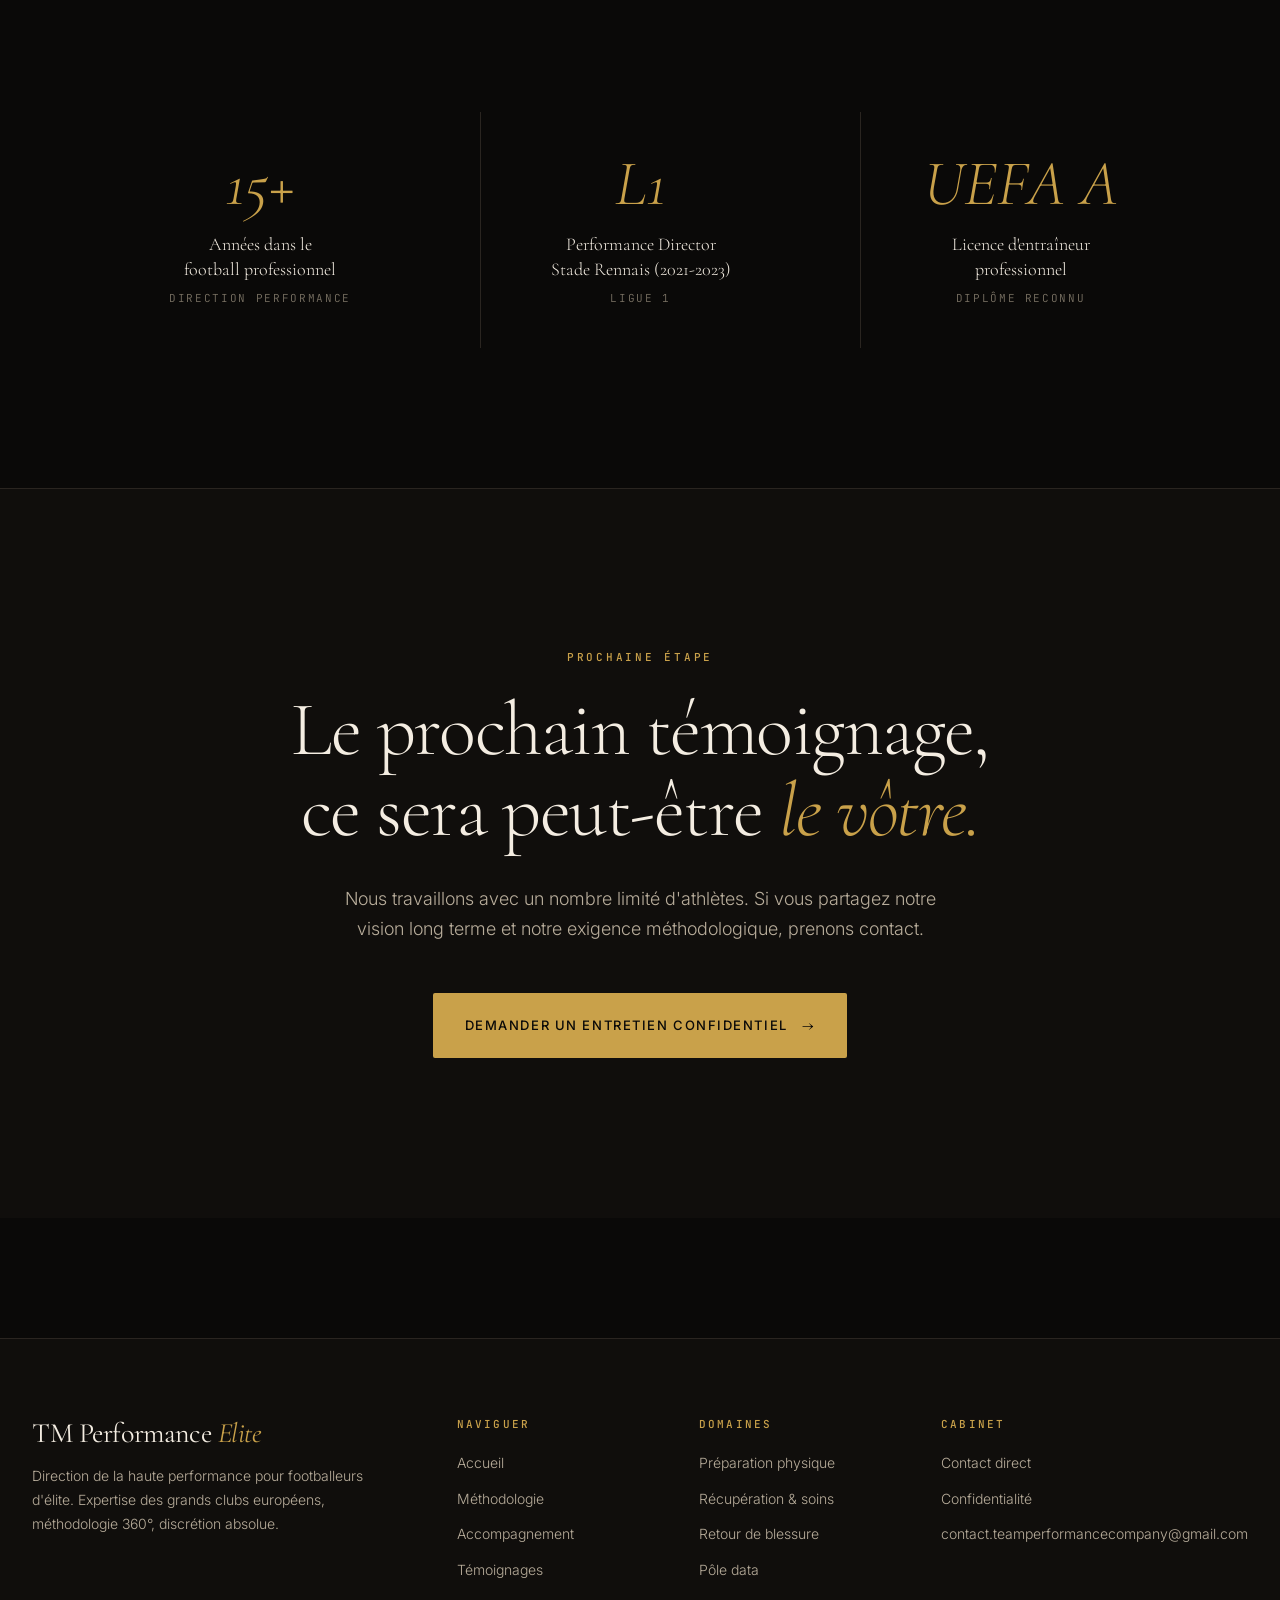
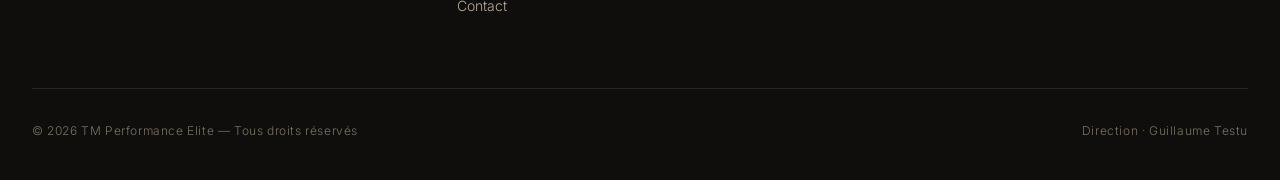
<file: temoignages.html>
<!DOCTYPE html>
<html lang="fr">
<head>
<meta charset="UTF-8">
<meta name="viewport" content="width=device-width, initial-scale=1.0">
<title>Ils nous font confiance — TM Performance Elite</title>
<meta name="description" content="Témoignages de joueurs accompagnés par TM Performance Elite. Retours d'expérience, parcours, vidéos de travail.">
<link rel="stylesheet" href="assets/style.css">
<style>
  /* ============ PAGE HEADER ============ */
  .page-header {
    padding: 200px 0 100px;
    border-bottom: 1px solid var(--line);
    position: relative;
    overflow: hidden;
  }

  .page-header-watermark {
    position: absolute;
    top: 50%;
    right: -100px;
    transform: translateY(-50%);
    font-family: var(--serif);
    font-size: 380px;
    font-weight: 300;
    font-style: italic;
    color: var(--gold);
    opacity: 0.04;
    line-height: 1;
    pointer-events: none;
  }

  .page-header-grid {
    display: grid;
    grid-template-columns: 5fr 4fr;
    gap: 100px;
    align-items: end;
    position: relative;
    z-index: 2;
  }

  .page-header-title {
    font-family: var(--serif);
    font-size: clamp(56px, 8vw, 120px);
    font-weight: 300;
    line-height: 0.95;
    letter-spacing: -0.025em;
    margin: 24px 0;
  }

  .page-header-title .it {
    font-style: italic;
    color: var(--gold);
    font-weight: 400;
  }

  .page-header-intro {
    font-family: var(--serif);
    font-size: 22px;
    line-height: 1.55;
    color: var(--text-2);
    font-weight: 300;
    padding-bottom: 8px;
  }

  @media (max-width: 900px) {
    .page-header-grid { grid-template-columns: 1fr; gap: 40px; }
  }

  /* ============ INTRO ============ */
  .testimonials-intro {
    padding: 100px 0 60px;
  }

  .testimonials-intro-text {
    max-width: 780px;
  }

  .testimonials-intro-text p {
    font-size: 19px;
    line-height: 1.75;
    color: var(--text-2);
    margin-bottom: 24px;
  }

  .testimonials-intro-text p:first-child::first-letter {
    font-family: var(--serif);
    font-size: 80px;
    float: left;
    line-height: 0.85;
    padding-right: 12px;
    padding-top: 6px;
    color: var(--gold);
    font-weight: 400;
  }

  /* ============ FEATURED TESTIMONIAL ============ */
  .featured-testimonial {
    padding: 80px 0 140px;
  }

  .featured-card {
    background: var(--black-2);
    border: 1px solid var(--line);
    border-radius: var(--radius);
    overflow: hidden;
    position: relative;
  }

  .featured-card::before {
    content: '';
    position: absolute;
    top: 0;
    left: 0;
    right: 0;
    height: 2px;
    background: linear-gradient(to right, transparent, var(--gold), transparent);
  }

  .featured-grid {
    display: grid;
    grid-template-columns: 7fr 5fr;
    gap: 0;
    align-items: stretch;
  }

  /* Video side */
  .featured-video {
    position: relative;
    aspect-ratio: 16/9;
    background: var(--black);
    overflow: hidden;
  }

  .featured-video iframe,
  .featured-video video {
    position: absolute;
    inset: 0;
    width: 100%;
    height: 100%;
    border: none;
  }

  /* Placeholder while no video uploaded */
  .video-placeholder {
    position: absolute;
    inset: 0;
    background:
      linear-gradient(135deg, rgba(10, 9, 8, 0.85), rgba(10, 9, 8, 0.7)),
      url('https://images.unsplash.com/photo-1551958219-acbc608c6377?w=1600&q=80') center/cover;
    display: flex;
    flex-direction: column;
    align-items: center;
    justify-content: center;
    color: var(--text-2);
    cursor: default;
  }

  .video-placeholder-icon {
    width: 88px;
    height: 88px;
    border: 1.5px solid var(--gold);
    border-radius: 50%;
    display: flex;
    align-items: center;
    justify-content: center;
    margin-bottom: 24px;
    transition: all 0.4s ease;
  }

  .video-placeholder-icon::after {
    content: '';
    border-style: solid;
    border-width: 14px 0 14px 22px;
    border-color: transparent transparent transparent var(--gold);
    margin-left: 6px;
  }

  .video-placeholder:hover .video-placeholder-icon {
    background: var(--gold);
    transform: scale(1.05);
  }

  .video-placeholder:hover .video-placeholder-icon::after {
    border-color: transparent transparent transparent var(--black);
  }

  .video-placeholder-label {
    font-family: var(--mono);
    font-size: 11px;
    letter-spacing: 0.25em;
    text-transform: uppercase;
    color: var(--gold);
    margin-bottom: 8px;
  }

  .video-placeholder-text {
    font-family: var(--serif);
    font-style: italic;
    font-size: 18px;
    color: var(--text-2);
  }

  /* Content side */
  .featured-content {
    padding: 56px 48px;
    display: flex;
    flex-direction: column;
    justify-content: space-between;
  }

  .featured-meta-top {
    margin-bottom: 32px;
  }

  .featured-quote-symbol {
    font-family: var(--serif);
    font-size: 80px;
    font-style: italic;
    color: var(--gold);
    line-height: 0.5;
    margin-bottom: 24px;
    opacity: 0.4;
  }

  .featured-quote {
    font-family: var(--serif);
    font-size: 22px;
    line-height: 1.5;
    color: var(--text-1);
    font-weight: 300;
    font-style: italic;
    margin-bottom: 32px;
    flex-grow: 1;
  }

  .featured-quote .em {
    color: var(--gold);
    font-weight: 400;
  }

  .featured-attribution {
    border-top: 1px solid var(--line);
    padding-top: 24px;
  }

  .featured-name {
    font-family: var(--serif);
    font-size: 28px;
    font-weight: 500;
    color: var(--text-1);
    margin-bottom: 6px;
    line-height: 1.1;
  }

  .featured-role {
    font-family: var(--mono);
    font-size: 11px;
    letter-spacing: 0.2em;
    text-transform: uppercase;
    color: var(--gold);
    margin-bottom: 16px;
  }

  .featured-context {
    font-size: 13px;
    line-height: 1.6;
    color: var(--text-3);
    margin-bottom: 16px;
  }

  @media (max-width: 900px) {
    .featured-grid { grid-template-columns: 1fr; }
    .featured-content { padding: 40px 28px; }
  }

  /* ============ OTHER TESTIMONIALS ============ */
  .other-testimonials {
    padding: 100px 0 60px;
    background: var(--black-2);
    border-top: 1px solid var(--line);
    border-bottom: 1px solid var(--line);
  }

  .other-header {
    text-align: center;
    margin-bottom: 80px;
  }

  .other-header h2 {
    margin: 16px auto;
    max-width: 800px;
  }

  .other-grid {
    display: grid;
    grid-template-columns: repeat(2, 1fr);
    gap: 24px;
    max-width: 1080px;
    margin: 0 auto;
  }

  .other-card {
    background: var(--black);
    border: 1px solid var(--line);
    border-radius: var(--radius);
    overflow: hidden;
    transition: all 0.4s ease;
  }

  .other-card:hover {
    border-color: var(--gold);
    transform: translateY(-2px);
  }

  .other-card.placeholder {
    background: transparent;
    border: 1px dashed var(--line-2);
  }

  .other-card.placeholder:hover {
    border-color: var(--gold);
    border-style: dashed;
    transform: none;
  }

  .other-card-media {
    aspect-ratio: 16/10;
    background: var(--black-3);
    position: relative;
    overflow: hidden;
  }

  .other-card.placeholder .other-card-media {
    background:
      repeating-linear-gradient(
        45deg,
        transparent,
        transparent 12px,
        rgba(201, 161, 74, 0.04) 12px,
        rgba(201, 161, 74, 0.04) 24px
      );
    display: flex;
    align-items: center;
    justify-content: center;
  }

  .other-card-placeholder-symbol {
    font-family: var(--serif);
    font-style: italic;
    font-size: 80px;
    color: var(--gold);
    opacity: 0.3;
  }

  .other-card-content {
    padding: 32px;
  }

  .other-card-quote {
    font-family: var(--serif);
    font-size: 17px;
    line-height: 1.55;
    color: var(--text-1);
    font-style: italic;
    margin-bottom: 24px;
    min-height: 80px;
  }

  .other-card.placeholder .other-card-quote {
    color: var(--text-3);
    font-style: italic;
  }

  .other-card-attribution {
    padding-top: 20px;
    border-top: 1px solid var(--line);
  }

  .other-card-name {
    font-family: var(--serif);
    font-size: 19px;
    font-weight: 500;
    color: var(--text-1);
    margin-bottom: 4px;
  }

  .other-card.placeholder .other-card-name {
    color: var(--text-3);
    font-style: italic;
  }

  .other-card-role {
    font-family: var(--mono);
    font-size: 10px;
    letter-spacing: 0.2em;
    text-transform: uppercase;
    color: var(--gold);
  }

  @media (max-width: 800px) {
    .other-grid { grid-template-columns: 1fr; }
  }

  /* ============ MID QUOTE ============ */
  .mid-quote {
    padding: 160px 0;
    text-align: center;
    background: var(--black);
  }

  .mid-quote-text {
    font-family: var(--serif);
    font-size: clamp(28px, 4vw, 48px);
    font-weight: 300;
    line-height: 1.25;
    font-style: italic;
    color: var(--text-1);
    max-width: 1000px;
    margin: 0 auto 40px;
    padding: 0 var(--gutter);
  }

  .mid-quote-text .em {
    color: var(--gold);
    font-weight: 400;
  }

  .mid-quote-author {
    font-family: var(--mono);
    font-size: 11px;
    letter-spacing: 0.3em;
    text-transform: uppercase;
    color: var(--gold);
  }

  .mid-quote-author .name {
    color: var(--text-1);
    margin-right: 12px;
  }

  /* ============ TRUST INDICATORS ============ */
  .trust {
    padding: 140px 0;
  }

  .trust-grid {
    display: grid;
    grid-template-columns: repeat(3, 1fr);
    gap: 60px;
    max-width: 1080px;
    margin: 0 auto;
    text-align: center;
  }

  .trust-item {
    padding: 40px 20px;
    border-left: 1px solid var(--line);
  }

  .trust-item:first-child { border-left: none; }

  .trust-num {
    font-family: var(--serif);
    font-size: 64px;
    font-weight: 300;
    color: var(--gold);
    line-height: 1;
    margin-bottom: 16px;
    font-style: italic;
  }

  .trust-label {
    font-family: var(--serif);
    font-size: 18px;
    color: var(--text-1);
    line-height: 1.4;
    margin-bottom: 8px;
  }

  .trust-desc {
    font-family: var(--mono);
    font-size: 11px;
    letter-spacing: 0.15em;
    text-transform: uppercase;
    color: var(--text-3);
  }

  @media (max-width: 800px) {
    .trust-grid { grid-template-columns: 1fr; gap: 24px; }
    .trust-item { border-left: none; border-top: 1px solid var(--line); padding: 32px 20px; }
    .trust-item:first-child { border-top: none; }
  }

  /* ============ FINAL CTA ============ */
  .final-cta {
    padding: 160px 0;
    text-align: center;
    background: var(--black-2);
    border-top: 1px solid var(--line);
  }

  .final-cta h2 {
    font-family: var(--serif);
    font-size: clamp(40px, 6vw, 80px);
    font-weight: 300;
    line-height: 1.05;
    letter-spacing: -0.02em;
    margin: 24px auto 32px;
    max-width: 1000px;
  }

  .final-cta h2 .it {
    font-style: italic;
    color: var(--gold);
  }

  .final-cta p {
    font-size: 18px;
    line-height: 1.7;
    max-width: 600px;
    margin: 0 auto 48px;
  }

</style>
</head>
<body>

<!-- ============ NAVIGATION ============ -->
<nav class="nav">
  <div class="nav-inner">
    <a href="index.html" class="brand">
      TM Performance
      <span class="brand-divider"></span>
      <span class="brand-tag">Elite</span>
    </a>
    <ul class="nav-links">
      <li><a href="index.html">Accueil</a></li>
      <li><a href="methodologie.html">Méthodologie</a></li>
      <li><a href="services.html">Accompagnement</a></li>
      <li><a href="temoignages.html" class="active">Témoignages</a></li>
      <li><a href="contact.html">Contact</a></li>
    </ul>
    <a href="contact.html" class="nav-cta">Demander un entretien</a>
    <button class="nav-toggle" aria-label="Menu">☰</button>
  </div>
</nav>

<div class="nav-mobile">
  <a href="index.html">Accueil</a>
  <a href="methodologie.html">Méthodologie</a>
  <a href="services.html">Accompagnement</a>
  <a href="temoignages.html">Témoignages</a>
  <a href="contact.html">Contact</a>
</div>

<!-- ============ PAGE HEADER ============ -->
<section class="page-header">
  <div class="page-header-watermark">T</div>
  <div class="container">
    <div class="page-header-grid">
      <div>
        <div class="eyebrow reveal">Témoignages · Retours d'expérience</div>
        <h1 class="page-header-title reveal delay-1">
          Ils nous<br>
          <span class="it">font confiance</span>
        </h1>
      </div>
      <div class="reveal delay-2">
        <p class="page-header-intro">
          Des joueurs de très haut niveau ont choisi de structurer leur performance avec nous. Voici leurs parcours et ce que notre travail a apporté à leur carrière.
        </p>
      </div>
    </div>
  </div>
</section>

<!-- ============ INTRO ============ -->
<section class="testimonials-intro">
  <div class="container">
    <div class="testimonials-intro-text scroll-reveal">
      <div class="eyebrow">Notre approche du témoignage</div>
      <p style="margin-top: 24px;">
        Nous publions un nombre restreint de témoignages, choisis avec les joueurs eux-mêmes, et après plusieurs années de collaboration. Pas de communication promotionnelle, pas de citations sorties de leur contexte. Chaque retour d'expérience est un travail de fond, validé en commun, partagé avec sobriété.
      </p>
    </div>
  </div>
</section>

<!-- ============ FEATURED — MARTIN TERRIER ============ -->
<section class="featured-testimonial">
  <div class="container">
    <div class="featured-card scroll-reveal">
      <div class="featured-grid">

        <!-- VIDEO ZONE -->
        <div class="featured-video">
          <!--
            ============ ZONE VIDÉO ============
            Pour intégrer la vidéo, remplace le bloc ci-dessous par :

            Si vidéo YouTube :
            <iframe src="https://www.youtube.com/embed/XXXXXX" allowfullscreen></iframe>

            Si vidéo Vimeo :
            <iframe src="https://player.vimeo.com/video/XXXXXX" allowfullscreen></iframe>

            Si fichier vidéo direct (à mettre dans assets/videos/) :
            <video controls poster="assets/images/martin-terrier-poster.jpg">
              <source src="assets/videos/martin-terrier.mp4" type="video/mp4">
            </video>
          -->
          <div class="video-placeholder">
            <div class="video-placeholder-icon"></div>
            <div class="video-placeholder-label">Vidéo à intégrer</div>
            <div class="video-placeholder-text">Travail avec Martin Terrier</div>
          </div>
        </div>

        <!-- CONTENT ZONE -->
        <div class="featured-content">
          <div class="featured-meta-top">
            <div class="eyebrow">Témoignage · Joueur professionnel</div>
            <div class="featured-quote-symbol">"</div>
          </div>

          <p class="featured-quote">
            <!-- ============ TEXTE TÉMOIGNAGE ============ -->
            <!-- Remplace ce texte par le témoignage exact de Martin Terrier -->
            Témoignage à intégrer. <span class="em">Le retour d'expérience de Martin Terrier sur notre travail commun</span> sera publié ici dès qu'il sera finalisé en accord avec lui.
          </p>

          <div class="featured-attribution">
            <div class="featured-name">Martin Terrier</div>
            <div class="featured-role">Attaquant · Ligue 1</div>
            <p class="featured-context">
              Accompagnement performance individualisé · Travail de fond sur la préparation physique, le retour de blessure et la régularité de très haut niveau.
            </p>
          </div>
        </div>

      </div>
    </div>
  </div>
</section>

<!-- ============ MID QUOTE ============ -->
<section class="mid-quote">
  <div class="container">
    <p class="mid-quote-text scroll-reveal">
      Talent wins games, but teamwork and intelligence <span class="em">win championships.</span>
    </p>
    <div class="mid-quote-author scroll-reveal">
      <span class="name">Michael Jordan</span> · 6× NBA Champion
    </div>
  </div>
</section>

<!-- ============ OTHER TESTIMONIALS — placeholders ============ -->
<section class="other-testimonials">
  <div class="container">
    <div class="other-header scroll-reveal">
      <div class="eyebrow center">D'autres parcours</div>
      <h2>Des collaborations <span class="italic gold">en cours</span></h2>
      <p style="max-width: 640px; margin: 16px auto 0;">D'autres témoignages seront publiés progressivement, en accord avec les joueurs accompagnés. Discrétion d'abord, communication ensuite.</p>
    </div>

    <div class="other-grid">

      <!-- ============ EMPLACEMENT FUTUR JOUEUR 2 ============ -->
      <div class="other-card placeholder scroll-reveal">
        <div class="other-card-media">
          <div class="other-card-placeholder-symbol">ii.</div>
        </div>
        <div class="other-card-content">
          <p class="other-card-quote">Témoignage à venir.</p>
          <div class="other-card-attribution">
            <div class="other-card-name">Joueur professionnel</div>
            <div class="other-card-role">Top 5 européen</div>
          </div>
        </div>
      </div>

      <!-- ============ EMPLACEMENT FUTUR JOUEUR 3 ============ -->
      <div class="other-card placeholder scroll-reveal">
        <div class="other-card-media">
          <div class="other-card-placeholder-symbol">iii.</div>
        </div>
        <div class="other-card-content">
          <p class="other-card-quote">Témoignage à venir.</p>
          <div class="other-card-attribution">
            <div class="other-card-name">Joueur professionnel</div>
            <div class="other-card-role">Top 5 européen</div>
          </div>
        </div>
      </div>

      <!--
        ============ MODÈLE POUR FUTUR TÉMOIGNAGE ============
        Pour ajouter un nouveau joueur, remplace une carte placeholder par :

        <div class="other-card scroll-reveal">
          <div class="other-card-media">
            <img src="assets/images/joueur-nom.jpg" alt="..." style="width:100%; height:100%; object-fit:cover;">
          </div>
          <div class="other-card-content">
            <p class="other-card-quote">"Citation du joueur, idéalement entre 1 et 3 phrases."</p>
            <div class="other-card-attribution">
              <div class="other-card-name">Prénom Nom</div>
              <div class="other-card-role">Poste · Club</div>
            </div>
          </div>
        </div>
      -->

    </div>
  </div>
</section>

<!-- ============ TRUST INDICATORS ============ -->
<section class="trust">
  <div class="container">
    <div class="trust-grid">
      <div class="trust-item scroll-reveal">
        <div class="trust-num">15+</div>
        <div class="trust-label">Années dans le<br>football professionnel</div>
        <div class="trust-desc">Direction performance</div>
      </div>
      <div class="trust-item scroll-reveal">
        <div class="trust-num">L1</div>
        <div class="trust-label">Performance Director<br>Stade Rennais (2021-2023)</div>
        <div class="trust-desc">Ligue 1</div>
      </div>
      <div class="trust-item scroll-reveal">
        <div class="trust-num">UEFA A</div>
        <div class="trust-label">Licence d'entraîneur<br>professionnel</div>
        <div class="trust-desc">Diplôme reconnu</div>
      </div>
    </div>
  </div>
</section>

<!-- ============ FINAL CTA ============ -->
<section class="final-cta">
  <div class="container">
    <div class="eyebrow center no-line scroll-reveal">Prochaine étape</div>
    <h2 class="scroll-reveal">
      Le prochain témoignage,<br>
      ce sera peut-être <span class="it">le vôtre.</span>
    </h2>
    <p class="scroll-reveal">
      Nous travaillons avec un nombre limité d'athlètes. Si vous partagez notre vision long terme et notre exigence méthodologique, prenons contact.
    </p>
    <div class="scroll-reveal">
      <a href="contact.html" class="btn btn-primary">Demander un entretien confidentiel</a>
    </div>
  </div>
</section>

<!-- ============ FOOTER ============ -->
<footer class="footer">
  <div class="footer-inner">
    <div class="footer-grid">
      <div class="footer-brand">
        <h3>TM Performance <span class="italic gold">Elite</span></h3>
        <p>Direction de la haute performance pour footballeurs d'élite. Expertise des grands clubs européens, méthodologie 360°, discrétion absolue.</p>
      </div>
      <div class="footer-col">
        <h4>Naviguer</h4>
        <ul>
          <li><a href="index.html">Accueil</a></li>
          <li><a href="methodologie.html">Méthodologie</a></li>
          <li><a href="services.html">Accompagnement</a></li>
          <li><a href="temoignages.html">Témoignages</a></li>
          <li><a href="contact.html">Contact</a></li>
        </ul>
      </div>
      <div class="footer-col">
        <h4>Domaines</h4>
        <ul>
          <li><a href="services.html">Préparation physique</a></li>
          <li><a href="services.html">Récupération &amp; soins</a></li>
          <li><a href="services.html">Retour de blessure</a></li>
          <li><a href="services.html">Pôle data</a></li>
        </ul>
      </div>
      <div class="footer-col">
        <h4>Cabinet</h4>
        <ul>
          <li><a href="contact.html">Contact direct</a></li>
          <li><a href="contact.html">Confidentialité</a></li>
          <li><a href="mailto:contact.teamperformancecompany@gmail.com">contact.teamperformancecompany@gmail.com</a></li>
        </ul>
      </div>
    </div>
    <div class="footer-base">
      <div>© 2026 TM Performance Elite — Tous droits réservés</div>
      <div>Direction · Guillaume Testu</div>
    </div>
  </div>
</footer>

<script src="assets/script.js"></script>
</body>
</html>
</file>
<file: assets/style.css>
/* ============================================================
   TM PERFORMANCE ELITE — Editorial luxury system
   Dark theme · Serif display · Gold & burgundy accents
   ============================================================ */

@import url('https://fonts.googleapis.com/css2?family=Cormorant+Garamond:ital,wght@0,300;0,400;0,500;0,600;0,700;1,300;1,400;1,500&family=Inter:wght@300;400;500;600&family=JetBrains+Mono:wght@400;500&display=swap');

:root {
  /* Palette — luxury editorial */
  --black: #0a0908;
  --black-2: #100e0c;
  --black-3: #181513;
  --ink: #1f1b18;
  --line: #2a2520;
  --line-2: #3a332c;
  --paper: #f4ede2;
  --paper-2: #e8dfd0;
  --bone: #d6cab3;
  --gold: #c9a14a;
  --gold-soft: #b89345;
  --gold-bright: #e0b865;
  --burgundy: #6e1f25;
  --burgundy-soft: #8c2d34;
  --text-1: #f4ede2;
  --text-2: #b8ad9b;
  --text-3: #7a7264;

  /* Typography */
  --serif: 'Cormorant Garamond', 'Times New Roman', serif;
  --sans: 'Inter', -apple-system, sans-serif;
  --mono: 'JetBrains Mono', monospace;

  /* Layout */
  --container: 1280px;
  --gutter: 32px;
  --radius: 2px;
}

* { margin: 0; padding: 0; box-sizing: border-box; }

html {
  scroll-behavior: smooth;
  -webkit-font-smoothing: antialiased;
  -moz-osx-font-smoothing: grayscale;
}

body {
  background: var(--black);
  color: var(--text-1);
  font-family: var(--sans);
  font-weight: 300;
  line-height: 1.6;
  font-size: 16px;
  overflow-x: hidden;
  background-image:
    radial-gradient(ellipse 60% 40% at 20% 0%, rgba(201, 161, 74, 0.08), transparent 60%),
    radial-gradient(ellipse 50% 30% at 90% 100%, rgba(110, 31, 37, 0.06), transparent 60%);
  background-attachment: fixed;
}

/* Subtle film grain overlay */
body::before {
  content: '';
  position: fixed;
  inset: 0;
  pointer-events: none;
  z-index: 1;
  background-image: url("data:image/svg+xml,%3Csvg viewBox='0 0 200 200' xmlns='http://www.w3.org/2000/svg'%3E%3Cfilter id='n'%3E%3CfeTurbulence type='fractalNoise' baseFrequency='0.85' numOctaves='2' stitchTiles='stitch'/%3E%3CfeColorMatrix values='0 0 0 0 0 0 0 0 0 0 0 0 0 0 0 0 0 0 0.5 0'/%3E%3C/filter%3E%3Crect width='100%25' height='100%25' filter='url(%23n)'/%3E%3C/svg%3E");
  opacity: 0.04;
  mix-blend-mode: overlay;
}

/* ===== Typography ===== */
h1, h2, h3, h4 {
  font-family: var(--serif);
  font-weight: 400;
  line-height: 1.05;
  letter-spacing: -0.015em;
  color: var(--text-1);
}

h1 { font-size: clamp(48px, 7vw, 92px); font-weight: 300; }
h2 { font-size: clamp(36px, 5vw, 56px); font-weight: 400; }
h3 { font-size: clamp(24px, 3vw, 32px); font-weight: 500; }
h4 { font-size: 20px; font-weight: 500; }

.italic { font-style: italic; }
.gold { color: var(--gold); }
.burgundy { color: var(--burgundy-soft); }

p { font-size: 16px; line-height: 1.75; color: var(--text-2); }

a {
  color: inherit;
  text-decoration: none;
  transition: color 0.3s ease;
}

/* ===== Eyebrow / labels ===== */
.eyebrow {
  font-family: var(--mono);
  font-size: 11px;
  letter-spacing: 0.25em;
  text-transform: uppercase;
  color: var(--gold);
  font-weight: 500;
  display: flex;
  align-items: center;
  gap: 14px;
}

.eyebrow::before {
  content: '';
  width: 28px;
  height: 1px;
  background: var(--gold);
}

.eyebrow.center { justify-content: center; }
.eyebrow.no-line::before { display: none; }

/* ===== Container ===== */
.container {
  max-width: var(--container);
  margin: 0 auto;
  padding: 0 var(--gutter);
  position: relative;
  z-index: 2;
}

.container-wide {
  max-width: 1480px;
  margin: 0 auto;
  padding: 0 var(--gutter);
  position: relative;
  z-index: 2;
}

/* ===== Navigation ===== */
.nav {
  position: fixed;
  top: 0;
  left: 0;
  right: 0;
  z-index: 100;
  padding: 24px 0;
  background: linear-gradient(to bottom, rgba(10, 9, 8, 0.95), rgba(10, 9, 8, 0.7) 70%, transparent);
  backdrop-filter: blur(8px);
  -webkit-backdrop-filter: blur(8px);
}

.nav-inner {
  max-width: 1480px;
  margin: 0 auto;
  padding: 0 var(--gutter);
  display: flex;
  align-items: center;
  justify-content: space-between;
}

.brand {
  font-family: var(--serif);
  font-size: 22px;
  font-weight: 500;
  letter-spacing: 0.02em;
  color: var(--text-1);
  display: flex;
  align-items: baseline;
  gap: 8px;
}

.brand-mark {
  font-style: italic;
  color: var(--gold);
}

.brand-divider {
  width: 1px;
  height: 14px;
  background: var(--line-2);
  margin: 0 4px;
  align-self: center;
}

.brand-tag {
  font-family: var(--mono);
  font-size: 10px;
  letter-spacing: 0.2em;
  text-transform: uppercase;
  color: var(--text-3);
}

.nav-links {
  display: flex;
  gap: 40px;
  list-style: none;
}

.nav-links a {
  font-family: var(--sans);
  font-size: 13px;
  font-weight: 400;
  letter-spacing: 0.05em;
  color: var(--text-2);
  position: relative;
  padding: 4px 0;
}

.nav-links a:hover { color: var(--gold); }

.nav-links a.active {
  color: var(--gold);
}

.nav-links a.active::after {
  content: '';
  position: absolute;
  left: 50%;
  bottom: -4px;
  transform: translateX(-50%);
  width: 4px;
  height: 4px;
  background: var(--gold);
  border-radius: 50%;
}

.nav-cta {
  font-family: var(--sans);
  font-size: 12px;
  letter-spacing: 0.1em;
  text-transform: uppercase;
  color: var(--text-1);
  border: 1px solid var(--gold);
  padding: 10px 20px;
  border-radius: var(--radius);
  transition: all 0.3s ease;
  font-weight: 500;
}

.nav-cta:hover {
  background: var(--gold);
  color: var(--black);
}

/* Mobile nav */
.nav-toggle {
  display: none;
  background: none;
  border: none;
  color: var(--text-1);
  cursor: pointer;
  padding: 8px;
}

@media (max-width: 900px) {
  .nav-links, .nav-cta { display: none; }
  .nav-toggle { display: block; }
  .nav-mobile {
    position: fixed;
    inset: 0;
    background: var(--black);
    z-index: 99;
    display: none;
    flex-direction: column;
    align-items: center;
    justify-content: center;
    gap: 32px;
  }
  .nav-mobile.open { display: flex; }
  .nav-mobile a {
    font-family: var(--serif);
    font-size: 32px;
    color: var(--text-1);
  }
}

/* ===== Buttons ===== */
.btn {
  display: inline-flex;
  align-items: center;
  gap: 14px;
  padding: 18px 32px;
  font-family: var(--sans);
  font-size: 13px;
  font-weight: 500;
  letter-spacing: 0.12em;
  text-transform: uppercase;
  border: none;
  cursor: pointer;
  transition: all 0.4s cubic-bezier(0.4, 0, 0.2, 1);
  border-radius: var(--radius);
  position: relative;
  overflow: hidden;
}

.btn-primary {
  background: var(--gold);
  color: var(--black);
}

.btn-primary:hover {
  background: var(--gold-bright);
  transform: translateY(-1px);
  box-shadow: 0 12px 30px rgba(201, 161, 74, 0.3);
}

.btn-ghost {
  background: transparent;
  color: var(--text-1);
  border: 1px solid var(--line-2);
}

.btn-ghost:hover {
  border-color: var(--gold);
  color: var(--gold);
}

.btn::after {
  content: '→';
  font-family: var(--serif);
  font-size: 18px;
  transition: transform 0.3s;
}

.btn:hover::after { transform: translateX(4px); }

/* ===== Decorative elements ===== */
.divider-ornament {
  display: flex;
  align-items: center;
  justify-content: center;
  gap: 16px;
  margin: 48px 0;
  color: var(--gold);
}

.divider-ornament::before,
.divider-ornament::after {
  content: '';
  flex: 1;
  height: 1px;
  background: linear-gradient(to right, transparent, var(--line-2), transparent);
  max-width: 200px;
}

.divider-ornament .symbol {
  font-family: var(--serif);
  font-size: 24px;
  font-style: italic;
  font-weight: 300;
}

/* ===== Footer ===== */
.footer {
  background: var(--black-2);
  border-top: 1px solid var(--line);
  padding: 80px 0 40px;
  margin-top: 120px;
  position: relative;
  z-index: 2;
}

.footer-inner {
  max-width: 1480px;
  margin: 0 auto;
  padding: 0 var(--gutter);
}

.footer-grid {
  display: grid;
  grid-template-columns: 2fr 1fr 1fr 1fr;
  gap: 60px;
  margin-bottom: 60px;
}

.footer-brand h3 {
  font-family: var(--serif);
  font-size: 28px;
  font-weight: 400;
  margin-bottom: 16px;
}

.footer-brand p {
  font-size: 14px;
  line-height: 1.7;
  max-width: 360px;
}

.footer-col h4 {
  font-family: var(--mono);
  font-size: 11px;
  text-transform: uppercase;
  letter-spacing: 0.2em;
  color: var(--gold);
  margin-bottom: 20px;
  font-weight: 500;
}

.footer-col ul {
  list-style: none;
}

.footer-col li {
  margin-bottom: 10px;
}

.footer-col a {
  font-size: 14px;
  color: var(--text-2);
  transition: color 0.3s;
}

.footer-col a:hover { color: var(--gold); }

.footer-base {
  padding-top: 32px;
  border-top: 1px solid var(--line);
  display: flex;
  justify-content: space-between;
  align-items: center;
  font-size: 12px;
  color: var(--text-3);
  letter-spacing: 0.05em;
}

@media (max-width: 768px) {
  .footer-grid {
    grid-template-columns: 1fr;
    gap: 40px;
  }
  .footer-base {
    flex-direction: column;
    gap: 16px;
    text-align: center;
  }
}

/* ===== Animations ===== */
@keyframes reveal-up {
  from { opacity: 0; transform: translateY(24px); }
  to { opacity: 1; transform: translateY(0); }
}

@keyframes reveal-fade {
  from { opacity: 0; }
  to { opacity: 1; }
}

@keyframes line-extend {
  from { transform: scaleX(0); }
  to { transform: scaleX(1); }
}

.reveal {
  opacity: 0;
  animation: reveal-up 1.2s cubic-bezier(0.4, 0, 0.2, 1) forwards;
}

.reveal-fade {
  opacity: 0;
  animation: reveal-fade 1.5s ease forwards;
}

.delay-1 { animation-delay: 0.1s; }
.delay-2 { animation-delay: 0.25s; }
.delay-3 { animation-delay: 0.4s; }
.delay-4 { animation-delay: 0.55s; }
.delay-5 { animation-delay: 0.7s; }
.delay-6 { animation-delay: 0.85s; }

/* Scroll-triggered reveal */
.scroll-reveal {
  opacity: 0;
  transform: translateY(30px);
  transition: opacity 1s ease, transform 1s cubic-bezier(0.4, 0, 0.2, 1);
}

.scroll-reveal.in {
  opacity: 1;
  transform: translateY(0);
}

/* ===== Selection ===== */
::selection {
  background: var(--gold);
  color: var(--black);
}

/* ===== Scrollbar ===== */
::-webkit-scrollbar { width: 8px; }
::-webkit-scrollbar-track { background: var(--black-2); }
::-webkit-scrollbar-thumb { background: var(--line-2); }
::-webkit-scrollbar-thumb:hover { background: var(--gold); }
</file>
